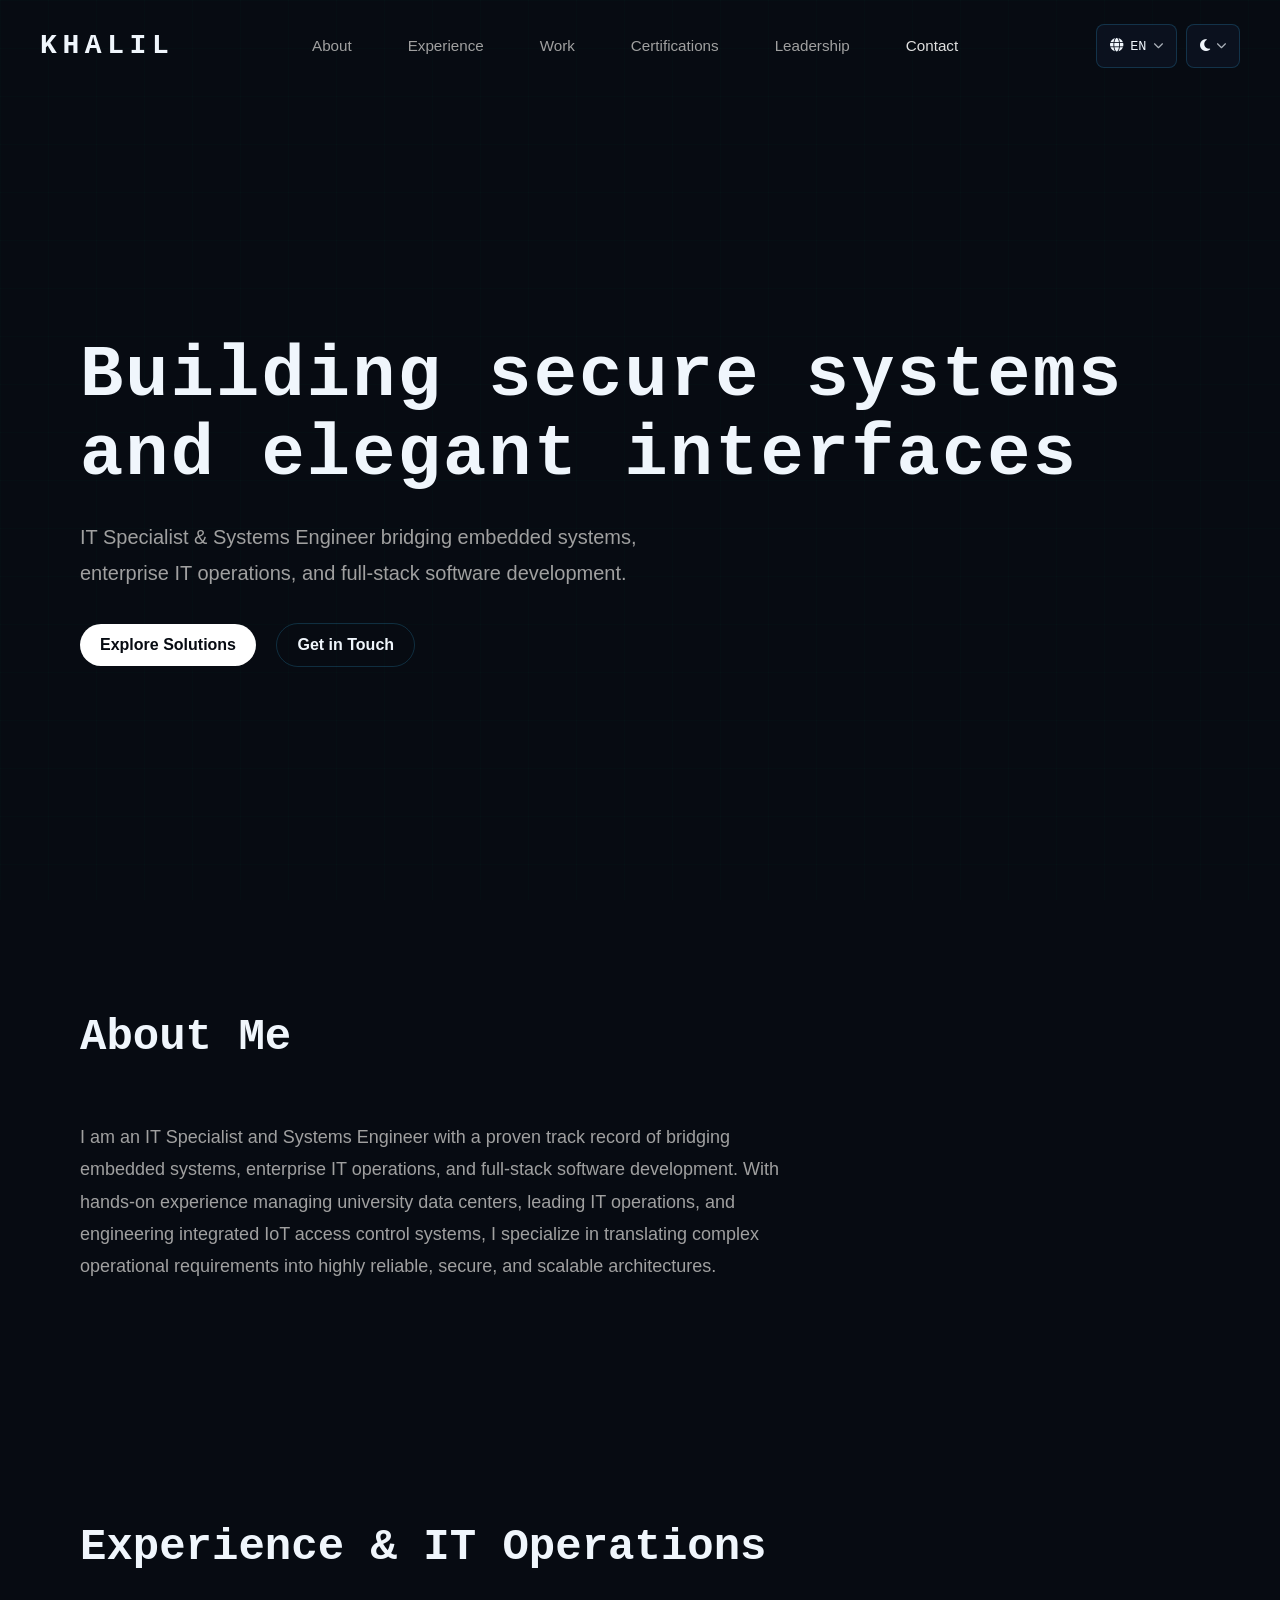
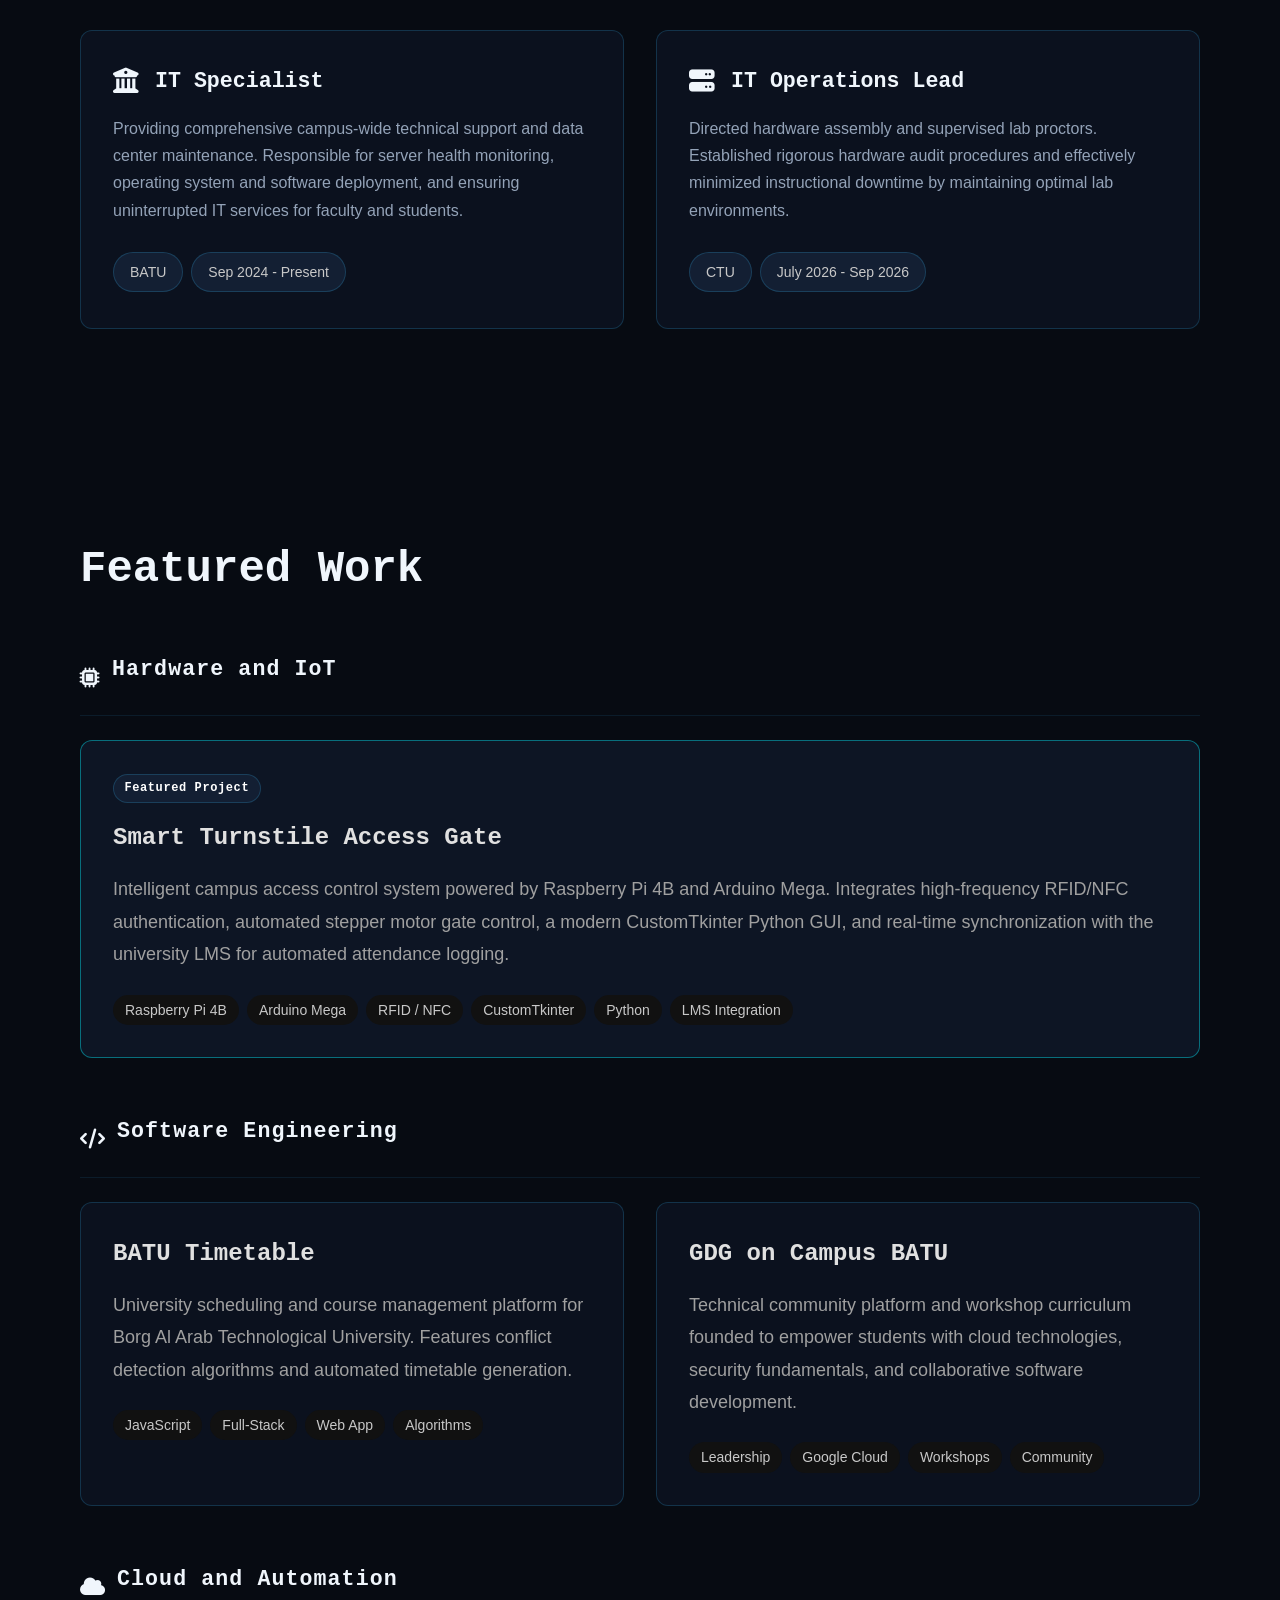
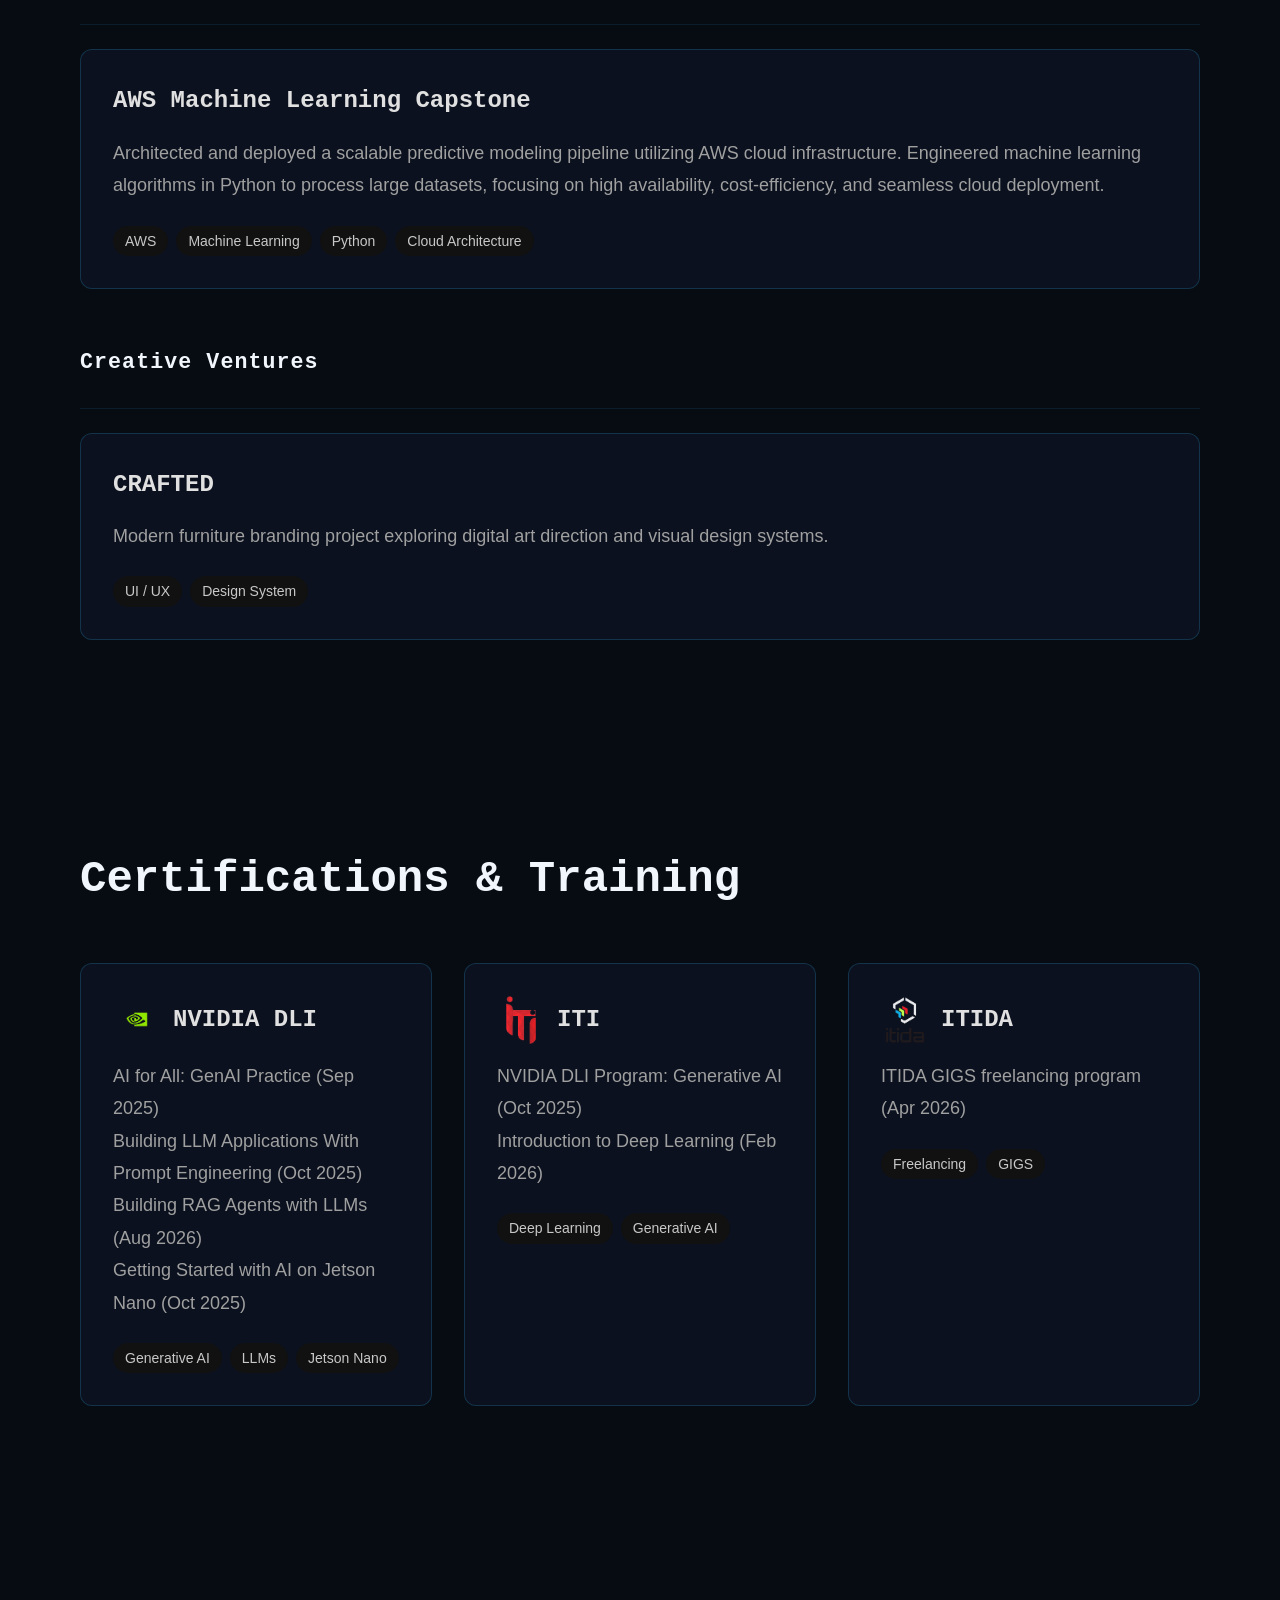
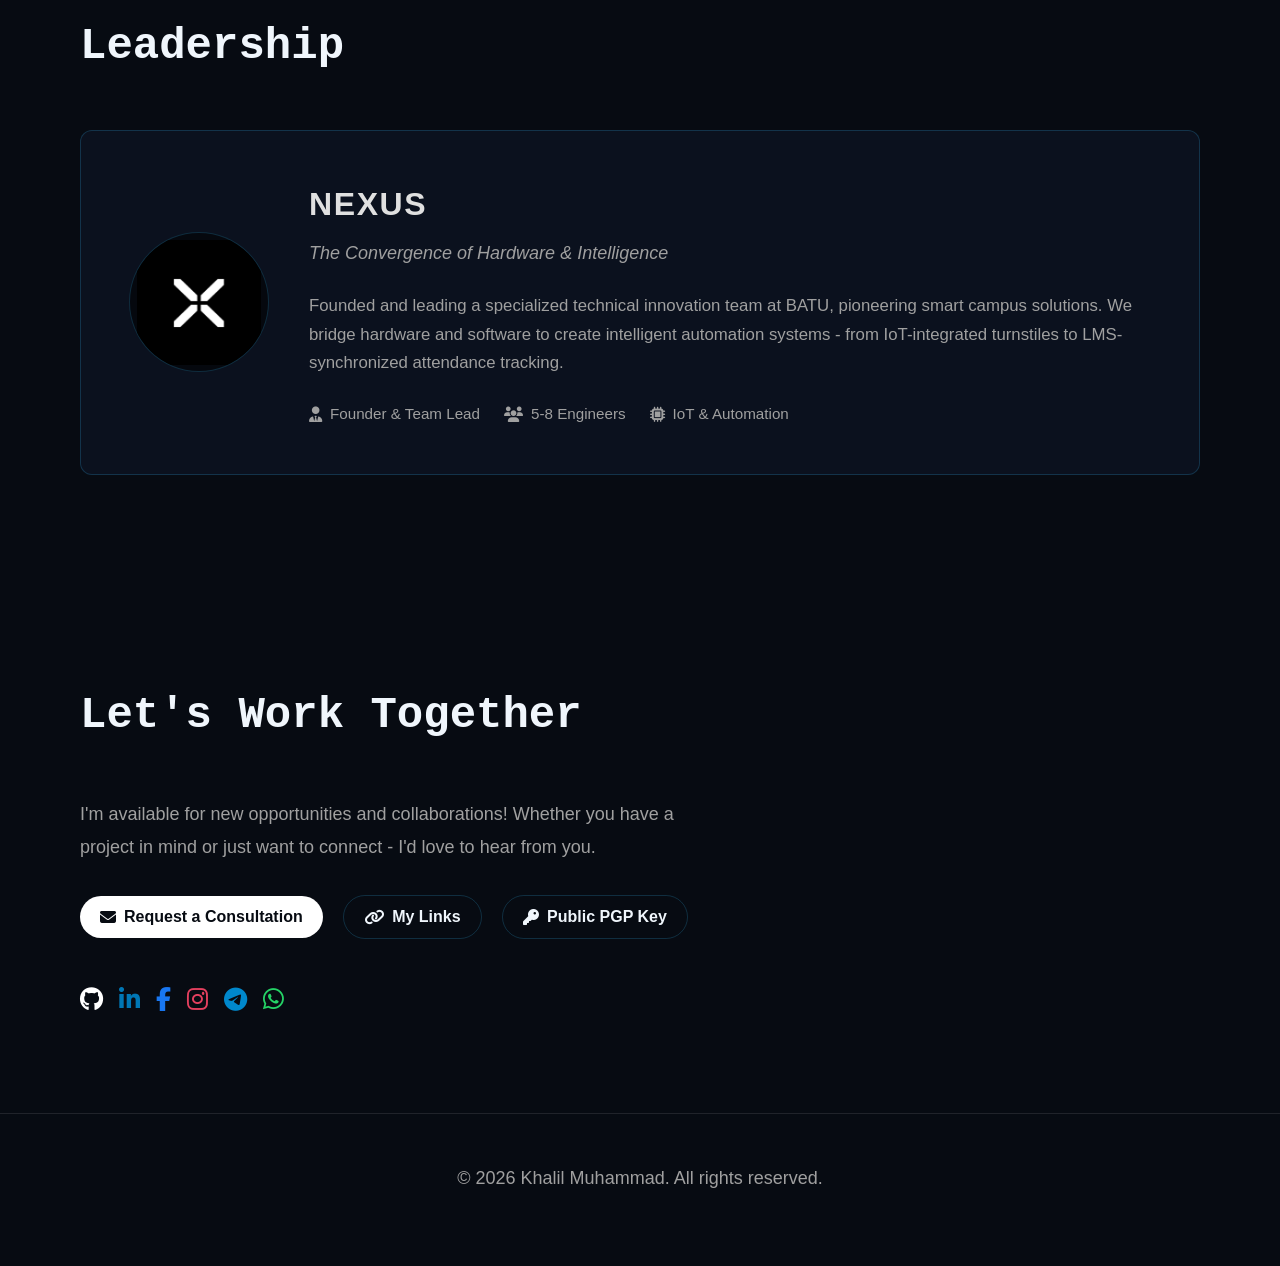
<file: index.html>
<!DOCTYPE html>
<html lang="en" dir="ltr">
<head>
  <meta charset="UTF-8">
  <meta http-equiv="Content-Security-Policy" content="default-src 'self'; script-src 'self' 'unsafe-inline' https://cdnjs.cloudflare.com; style-src 'self' 'unsafe-inline' https://fonts.googleapis.com https://cdnjs.cloudflare.com; font-src 'self' https://fonts.gstatic.com https://cdnjs.cloudflare.com; img-src 'self' data: https:; connect-src 'self';">
  <meta name="viewport" content="width=device-width, initial-scale=1.0">
  <title>Khalil Muhammad - Information Technology Undergraduate & Cybersecurity Specialist</title>
  
  <!-- SEO Meta Tags -->
  <meta name="description" content="Portfolio of Khalil Muhammad | Information Technology Undergraduate & Cybersecurity Specialist based in Alexandria, Egypt. Specializing in system hardening, malware analysis, and full-stack development.">
  <meta name="keywords" content="Khalil Muhammad, Cybersecurity Engineer, Web Development, BATU, NEXUS, Alexandria University, Communications Engineering, Full-Stack Developer, System Hardening">
  <meta name="author" content="Khalil Muhammad">
  
  <!-- Open Graph / Social Media Meta Tags -->
  <meta property="og:type" content="website">
  <meta property="og:url" content="https://khalill2.github.io/Personal-Website/">
  <meta property="og:title" content="Khalil Muhammad - IT Undergraduate & Cybersecurity Specialist">
  <meta property="og:description" content="Portfolio of Khalil Muhammad - IT Undergraduate & Cybersecurity Specialist. Explore projects in embedded systems, web apps, and tech leadership.">
  <meta property="og:image" content="https://khalill2.github.io/Personal-Website/assets/images/NEXUS-X-logo.jpg">
  
  <!-- Twitter Card Meta Tags -->
  <meta name="twitter:card" content="summary_large_image">
  <meta name="twitter:title" content="Khalil Muhammad - IT Undergraduate & Cybersecurity Specialist">
  <meta name="twitter:description" content="Portfolio of Khalil Muhammad - IT Undergraduate & Cybersecurity Specialist. Explore projects in embedded systems, web apps, and tech leadership.">
  <meta name="twitter:image" content="https://khalill2.github.io/Personal-Website/assets/images/NEXUS-X-logo.jpg">
  
  <!-- Favicon -->
  <link rel="icon" type="image/png" href="assets/images/KH-no-wm.png">
  
  <!-- Preconnect for Performance -->
  <link rel="preconnect" href="https://fonts.googleapis.com">
  <link rel="preconnect" href="https://fonts.gstatic.com" crossorigin>
  <link rel="preconnect" href="https://cdnjs.cloudflare.com">
  
  <!-- Google Fonts: Inter, JetBrains Mono, Cairo & IBM Plex Sans Arabic -->
  <link href="https://fonts.googleapis.com/css2?family=Cairo:wght@400;600;700&family=IBM+Plex+Sans+Arabic:wght@400;500;600&family=Inter:wght@300;400;500;600;700&family=JetBrains+Mono:wght@400;500;600;700&display=swap" rel="stylesheet">
  
  <!-- FontAwesome: Non-blocking load with print/onload trick -->
  <link rel="stylesheet" href="https://cdnjs.cloudflare.com/ajax/libs/font-awesome/6.5.1/css/all.min.css" media="print" onload="this.media='all'">
  <noscript><link rel="stylesheet" href="https://cdnjs.cloudflare.com/ajax/libs/font-awesome/6.5.1/css/all.min.css"></noscript>
  
  <!-- Main Stylesheet -->
    <link rel="stylesheet" href="assets/css/main.css?v=4.0">
  
  <!-- Structured Data for SEO -->
  <script type="application/ld+json">
  {
    "@context": "https://schema.org",
    "@type": "Person",
    "name": "Khalil Muhammad",
    "jobTitle": "Information Technology Undergraduate & Cybersecurity Specialist",
    "description": "Portfolio of Khalil Muhammad - Information Technology Undergraduate & Cybersecurity Specialist based in Alexandria, Egypt. Specializing in system hardening, malware analysis, and full-stack development.",
    "url": "https://khalill2.github.io/Personal-Website/",
    "sameAs": [
      "https://github.com/KHALILL2",
      "https://www.linkedin.com/in/khalil-muhammad-ti",
      "https://www.facebook.com/share/14V49oHYk59/",
      "https://instagram.com/khalil_muhammad_154"
    ],
    "knowsAbout": [
      "Cybersecurity",
      "System Hardening",
      "Malware Analysis",
      "Full-Stack Development",
      "IoT Solutions",
      "Embedded Systems"
    ]
  }
  </script>
</head>
<body>
  
  <!-- Primary Navigation -->
  <nav class="navbar" role="navigation" aria-label="Main navigation">
    <div class="navbar-content">
      <a href="index.html" class="logo" aria-label="Khalil - Home">khalil</a>
      <ul class="nav-links">
        <li><a href="#about" data-i18n="nav_about">About</a></li>
        <li><a href="#experience" data-i18n="nav_experience">Experience</a></li>
        <li><a href="#work" data-i18n="nav_work">Work</a></li>
        <li><a href="#certifications" data-i18n="nav_certifications">Certifications</a></li>
        <li><a href="#leadership" data-i18n="nav_leadership">Leadership</a></li>
        <li><a href="#contact" data-i18n="nav_contact">Contact</a></li>
      </ul>
      <div class="nav-controls">
        <!-- Language Dropdown -->
        <div class="dropdown" id="langDropdown">
          <button class="dropdown-toggle lang-toggle" id="langToggle" aria-label="Language selection" aria-haspopup="true" aria-expanded="false" type="button">
            <i class="fas fa-globe" aria-hidden="true"></i>
            <span id="currentLangLabel">EN</span>
            <i class="fas fa-chevron-down dropdown-arrow" aria-hidden="true"></i>
          </button>
          <div class="dropdown-menu" id="langMenu" role="menu" aria-labelledby="langToggle">
            <button class="dropdown-item" data-lang="en" role="menuitem" type="button">
              <span class="item-text">English</span>
            </button>
            <button class="dropdown-item" data-lang="ar" role="menuitem" type="button">
              <span class="item-text">العربية</span>
            </button>
          </div>
        </div>

        <!-- Theme Dropdown -->
        <div class="dropdown" id="themeDropdown">
          <button class="dropdown-toggle theme-toggle" id="themeToggle" aria-label="Theme selection" aria-haspopup="true" aria-expanded="false" type="button">
            <i class="fas fa-moon" id="currentThemeIcon" aria-hidden="true"></i>
            <i class="fas fa-chevron-down dropdown-arrow" aria-hidden="true"></i>
          </button>
          <div class="dropdown-menu" id="themeMenu" role="menu" aria-labelledby="themeToggle">
            <button class="dropdown-item" data-theme-val="dark" role="menuitem" type="button">
              <i class="fas fa-moon" aria-hidden="true"></i>
              <span class="item-text" data-i18n="theme_dark">Dark</span>
            </button>
            <button class="dropdown-item" data-theme-val="light" role="menuitem" type="button">
              <i class="fas fa-sun" aria-hidden="true"></i>
              <span class="item-text" data-i18n="theme_light">Light</span>
            </button>
            <button class="dropdown-item" data-theme-val="system" role="menuitem" type="button">
              <i class="fas fa-desktop" aria-hidden="true"></i>
              <span class="item-text" data-i18n="theme_system">System</span>
            </button>
          </div>
        </div>

        <button class="mobile-menu-toggle" aria-label="Toggle navigation menu" aria-expanded="false" type="button">
          <span class="hamburger-line"></span>
          <span class="hamburger-line"></span>
          <span class="hamburger-line"></span>
        </button>
      </div>
    </div>
  </nav>

  <!-- Mobile Menu -->
  <div class="mobile-menu" id="mobileMenu">
    <ul class="mobile-nav-links">
      <li><a href="#about" class="mobile-nav-link" data-i18n="nav_about">About</a></li>
      <li><a href="#experience" class="mobile-nav-link" data-i18n="nav_experience">Experience</a></li>
      <li><a href="#work" class="mobile-nav-link" data-i18n="nav_work">Work</a></li>
      <li><a href="#certifications" class="mobile-nav-link" data-i18n="nav_certifications">Certifications</a></li>
      <li><a href="#leadership" class="mobile-nav-link" data-i18n="nav_leadership">Leadership</a></li>
      <li><a href="#contact" class="mobile-nav-link" data-i18n="nav_contact">Contact</a></li>
    </ul>

    <!-- Mobile Drawer Controls -->
    <div class="mobile-menu-controls">
      <!-- Mobile Language Dropdown -->
      <div class="dropdown" id="mobileLangDropdown">
        <button class="dropdown-toggle lang-toggle" id="mobileLangToggle" aria-label="Language selection" aria-haspopup="true" aria-expanded="false" type="button">
          <i class="fas fa-globe" aria-hidden="true"></i>
          <span class="currentLangLabel">EN</span>
          <i class="fas fa-chevron-down dropdown-arrow" aria-hidden="true"></i>
        </button>
        <div class="dropdown-menu" id="mobileLangMenu" role="menu" aria-labelledby="mobileLangToggle">
          <button class="dropdown-item" data-lang="en" role="menuitem" type="button">
            <span class="item-text">English</span>
          </button>
          <button class="dropdown-item" data-lang="ar" role="menuitem" type="button">
            <span class="item-text">العربية</span>
          </button>
        </div>
      </div>

      <!-- Mobile Theme Dropdown -->
      <div class="dropdown" id="mobileThemeDropdown">
        <button class="dropdown-toggle theme-toggle" id="mobileThemeToggle" aria-label="Theme selection" aria-haspopup="true" aria-expanded="false" type="button">
          <i class="fas fa-moon currentThemeIcon" aria-hidden="true"></i>
          <i class="fas fa-chevron-down dropdown-arrow" aria-hidden="true"></i>
        </button>
        <div class="dropdown-menu" id="mobileThemeMenu" role="menu" aria-labelledby="mobileThemeToggle">
          <button class="dropdown-item" data-theme-val="dark" role="menuitem" type="button">
            <i class="fas fa-moon" aria-hidden="true"></i>
            <span class="item-text" data-i18n="theme_dark">Dark</span>
          </button>
          <button class="dropdown-item" data-theme-val="light" role="menuitem" type="button">
            <i class="fas fa-sun" aria-hidden="true"></i>
            <span class="item-text" data-i18n="theme_light">Light</span>
          </button>
          <button class="dropdown-item" data-theme-val="system" role="menuitem" type="button">
            <i class="fas fa-desktop" aria-hidden="true"></i>
            <span class="item-text" data-i18n="theme_system">System</span>
          </button>
        </div>
      </div>
    </div>
  </div>

  <!-- Main Content -->
  <main id="main-content">
    
    <!-- Hero Section -->
    <header class="hero">
      <div>
        <h1 data-i18n="hero_title">Building secure systems<br>and elegant interfaces</h1>
        <p data-i18n="hero_subtitle">IT Specialist &amp; Systems Engineer bridging embedded systems, enterprise IT operations, and full-stack software development.</p>
        <a href="#work" class="btn" data-i18n="btn_view_work">Explore Solutions</a>
        <a href="#contact" class="btn btn-secondary" data-i18n="btn_get_in_touch">Get in Touch</a>
      </div>
    </header>

    <!-- About Section -->
    <section id="about" aria-labelledby="about-heading">
      <h2 id="about-heading" data-i18n="about_title">About Me</h2>
      <p class="about-text" data-i18n="about_p1">
        I am an IT Specialist and Systems Engineer with a proven track record of bridging embedded systems, enterprise IT operations, and full-stack software development. With hands-on experience managing university data centers, leading IT operations, and engineering integrated IoT access control systems, I specialize in translating complex operational requirements into highly reliable, secure, and scalable architectures.
      </p>
    </section>

    <!-- Experience & IT Operations Section -->
    <section id="experience" aria-labelledby="experience-heading">
      <h2 id="experience-heading" data-i18n="experience_title">Experience & IT Operations</h2>
      <div class="cyber-grid">
        <div class="cyber-card">
          <div class="cyber-card-header">
            <i class="fas fa-university cyber-icon" aria-hidden="true"></i>
            <h3 data-i18n="exp_batu_role">IT Specialist</h3>
          </div>
          <p data-i18n="exp_batu_desc">
            Providing comprehensive campus-wide technical support and data center maintenance. Responsible for server health monitoring, operating system and software deployment, and ensuring uninterrupted IT services for faculty and students.
          </p>
          <div class="tags">
            <span class="tech-tag">BATU</span>
            <span class="tech-tag">Sep 2024 - Present</span>
          </div>
        </div>

        <div class="cyber-card">
          <div class="cyber-card-header">
            <i class="fas fa-server cyber-icon" aria-hidden="true"></i>
            <h3 data-i18n="exp_ctu_role">IT Operations Lead</h3>
          </div>
          <p data-i18n="exp_ctu_desc">
            Directed hardware assembly and supervised lab proctors. Established rigorous hardware audit procedures and effectively minimized instructional downtime by maintaining optimal lab environments.
          </p>
          <div class="tags">
            <span class="tech-tag">CTU</span>
            <span class="tech-tag">July 2026 - Sep 2026</span>
          </div>
        </div>
      </div>
    </section>

    <!-- Projects Section with 3 Distinct Categories -->
    <section id="work" aria-labelledby="work-heading">
      <h2 id="work-heading" data-i18n="projects_title">Featured Work</h2>
      <div class="projects">

        <!-- Category 1: Hardware and IoT -->
        <div class="project-category">
          <div class="category-header">
            <i class="fas fa-microchip category-icon" aria-hidden="true"></i>
            <h3 class="category-title" data-i18n="cat_hardware_title">Hardware and IoT</h3>
          </div>
          <div class="projects-grid">
            <a href="pages/nexus.html" class="project-card featured-project">
              <div class="card-badge" data-i18n="badge_featured">Featured Project</div>
              <h4 data-i18n="turnstile_title">Smart Turnstile Access Gate</h4>
              <p data-i18n="turnstile_desc">
                Intelligent campus access control system powered by Raspberry Pi 4B and Arduino Mega. Integrates high-frequency RFID/NFC authentication, automated stepper motor gate control, a modern CustomTkinter Python GUI, and real-time synchronization with the university LMS for automated attendance logging.
              </p>
              <div class="tags">
                <span class="tag">Raspberry Pi 4B</span>
                <span class="tag">Arduino Mega</span>
                <span class="tag">RFID / NFC</span>
                <span class="tag">CustomTkinter</span>
                <span class="tag">Python</span>
                <span class="tag">LMS Integration</span>
              </div>
            </a>
          </div>
        </div>

        <!-- Category 2: Software Engineering -->
        <div class="project-category">
          <div class="category-header">
            <i class="fas fa-code category-icon" aria-hidden="true"></i>
            <h3 class="category-title" data-i18n="cat_software_title">Software Engineering</h3>
          </div>
          <div class="projects-grid">
            <a href="pages/batu-timetable.html" class="project-card">
              <h4 data-i18n="batu_title">BATU Timetable</h4>
              <p data-i18n="batu_desc">
                University scheduling and course management platform for Borg Al Arab Technological University. Features conflict detection algorithms and automated timetable generation.
              </p>
              <div class="tags">
                <span class="tag">JavaScript</span>
                <span class="tag">Full-Stack</span>
                <span class="tag">Web App</span>
                <span class="tag">Algorithms</span>
              </div>
            </a>
            
            <a href="pages/gdg-campus.html" class="project-card">
              <h4 data-i18n="gdg_title">GDG on Campus BATU</h4>
              <p data-i18n="gdg_desc">
                Technical community platform and workshop curriculum founded to equip students with cloud technologies, security fundamentals, and collaborative software development.
              </p>
              <div class="tags">
                <span class="tag">Leadership</span>
                <span class="tag">Google Cloud</span>
                <span class="tag">Workshops</span>
                <span class="tag">Community</span>
              </div>
            </a>
          </div>
        </div>

        <!-- Category 3: Cloud and Automation -->
        <div class="project-category">
          <div class="category-header">
            <i class="fas fa-cloud category-icon" aria-hidden="true"></i>
            <h3 class="category-title" data-i18n="cat_cloud_title">Cloud and Automation</h3>
          </div>
          <div class="projects-grid">
            <a href="#" class="project-card">
              <h4 data-i18n="aws_ml_title">AWS Machine Learning Capstone</h4>
              <p data-i18n="aws_ml_desc">
                Architected and deployed a scalable predictive modeling pipeline utilizing AWS cloud infrastructure. Engineered machine learning algorithms in Python to process large datasets, focusing on high availability, cost-efficiency, and seamless cloud deployment.
              </p>
              <div class="tags">
                <span class="tag">AWS</span>
                <span class="tag">Machine Learning</span>
                <span class="tag">Python</span>
                <span class="tag">Cloud Architecture</span>
              </div>
            </a>
          </div>
        </div>

        <!-- Category 4: Creative Ventures -->
        <div class="project-category creative-ventures">
          <div class="category-header">
            <h3 class="category-title" data-i18n="cat_creative_title">Creative Ventures</h3>
          </div>
          <div class="projects-grid">
            <a href="pages/crafted.html" class="project-card">
              <h4 data-i18n="crafted_title">CRAFTED</h4>
              <p data-i18n="crafted_desc">
                Modern furniture branding project exploring digital art direction and visual design systems.
              </p>
              <div class="tags">
                <span class="tag">UI / UX</span>
                <span class="tag">Design System</span>
              </div>
            </a>
          </div>
        </div>

      </div>
    </section>

    <!-- Certifications Section -->
    <section id="certifications" aria-labelledby="certifications-heading">
      <h2 id="certifications-heading" data-i18n="certifications_title">Certifications & Training</h2>
      
      <div class="projects-grid">
        <a href="#" class="project-card">
          <h4>
            <img src="assets/images/Nvidia_logo%201by1%20no-bg.png" alt="NVIDIA Logo" class="cert-logo"> 
            <span data-i18n="cert_nvidia_title">NVIDIA DLI</span>
          </h4>
          <p data-i18n="cert_nvidia_desc">
            AI for All: GenAI Practice (Sep 2025)<br>Building LLM Applications With Prompt Engineering (Oct 2025)<br>Building RAG Agents with LLMs (Aug 2026)<br>Getting Started with AI on Jetson Nano (Oct 2025)
          </p>
          <div class="tags">
            <span class="tag">Generative AI</span>
            <span class="tag">LLMs</span>
            <span class="tag">Jetson Nano</span>
          </div>
        </a>

        <a href="#" class="project-card">
          <h4>
            <img src="assets/images/ITI_logo%20no-bg.png" alt="ITI Logo" class="cert-logo"> 
            <span data-i18n="cert_iti_title">ITI</span>
          </h4>
          <p data-i18n="cert_iti_desc">
            NVIDIA DLI Program: Generative AI (Oct 2025)<br>Introduction to Deep Learning (Feb 2026)
          </p>
          <div class="tags">
            <span class="tag">Deep Learning</span>
            <span class="tag">Generative AI</span>
          </div>
        </a>

        <a href="#" class="project-card">
          <h4>
            <img src="assets/images/ITIDA_logo%20no-bg.png" alt="ITIDA Logo" class="cert-logo"> 
            <span data-i18n="cert_itida_title">ITIDA</span>
          </h4>
          <p data-i18n="cert_itida_desc">
            ITIDA GIGS freelancing program (Apr 2026)
          </p>
          <div class="tags">
            <span class="tag">Freelancing</span>
            <span class="tag">GIGS</span>
          </div>
        </a>
      </div>
    </section>

    <section id="leadership" aria-labelledby="leadership-heading">
      <h2 id="leadership-heading" data-i18n="leadership_title">Leadership</h2>
      <a href="pages/nexus.html" class="leadership-feature">
        <div class="leadership-content">
          <div class="leadership-logo">
            <img src="assets/images/NEXUS-X-logo.jpg" alt="NEXUS Logo" loading="lazy">
          </div>
          <div class="leadership-info">
            <h3>NEXUS</h3>
            <p class="subtitle" data-i18n="leadership_nexus_subtitle">The Convergence of Hardware & Intelligence</p>
            <p data-i18n="leadership_nexus_desc">
              Founded and leading a specialized technical innovation team at BATU, pioneering smart campus solutions. We bridge hardware and software to create intelligent automation systems - from IoT-integrated turnstiles to LMS-synchronized attendance tracking.
            </p>
            <div class="leadership-meta">
              <div class="leadership-meta-item">
                <i class="fas fa-user-tie" aria-hidden="true"></i>
                <span data-i18n="leadership_role">Founder & Team Lead</span>
              </div>
              <div class="leadership-meta-item">
                <i class="fas fa-users" aria-hidden="true"></i>
                <span data-i18n="leadership_team_size">5-8 Engineers</span>
              </div>
              <div class="leadership-meta-item">
                <i class="fas fa-microchip" aria-hidden="true"></i>
                <span data-i18n="leadership_domain">IoT & Automation</span>
              </div>
            </div>
          </div>
        </div>
      </a>
    </section>

    <!-- Contact Section -->
    <section id="contact" aria-labelledby="contact-heading">
      <h2 id="contact-heading" data-i18n="contact_title">Let's Work Together</h2>
      <p class="contact-text" data-i18n="contact_desc">
        I'm available for new opportunities and collaborations! Whether you have a project in mind or just want to connect - I'd love to hear from you.
      </p>
      
      <a href="mailto:khalil.business.50@gmail.com" class="btn"><i class="fas fa-envelope" aria-hidden="true"></i> <span data-i18n="btn_send_email">Request a Consultation</span></a>
      <a href="pages/links.html" class="btn btn-secondary"><i class="fas fa-link" aria-hidden="true"></i> <span data-i18n="btn_my_links">My Links</span></a>
      <a href="pgp.txt" target="_blank" rel="noopener noreferrer" class="btn btn-secondary"><i class="fas fa-key" aria-hidden="true"></i> <span data-i18n="btn_pgp_key">Public PGP Key</span></a>
      
      <div class="social-links">
        <a href="https://github.com/KHALILL2" target="_blank" rel="noopener noreferrer" class="social-link" aria-label="GitHub"><i class="fab fa-github" aria-hidden="true"></i></a>
        <a href="https://www.linkedin.com/in/khalil-muhammad-ti" target="_blank" rel="noopener noreferrer" class="social-link" aria-label="LinkedIn"><i class="fab fa-linkedin-in" aria-hidden="true"></i></a>
        <a href="https://www.facebook.com/share/14V49oHYk59/" target="_blank" rel="noopener noreferrer" class="social-link" aria-label="Facebook"><i class="fab fa-facebook-f" aria-hidden="true"></i></a>
        <a href="https://instagram.com/khalil_muhammad_154" target="_blank" rel="noopener noreferrer" class="social-link" aria-label="Instagram"><i class="fab fa-instagram" aria-hidden="true"></i></a>
        <a href="https://t.me/khalil_muhammad_154" target="_blank" rel="noopener noreferrer" class="social-link" aria-label="Telegram"><i class="fab fa-telegram" aria-hidden="true"></i></a>
        <a href="https://api.whatsapp.com/send?phone=201015163499" target="_blank" rel="noopener noreferrer" class="social-link" aria-label="WhatsApp"><i class="fab fa-whatsapp" aria-hidden="true"></i></a>
      </div>
    </section>

  </main>

  <!-- Site Footer -->
  <footer role="contentinfo">
    <p data-i18n="footer_rights">&copy; 2026 Khalil Muhammad. All rights reserved.</p>
  </footer>

  <!-- JavaScript -->
  <script src="js/script.js?v=2.0"></script>

</body>
</html>
</file>
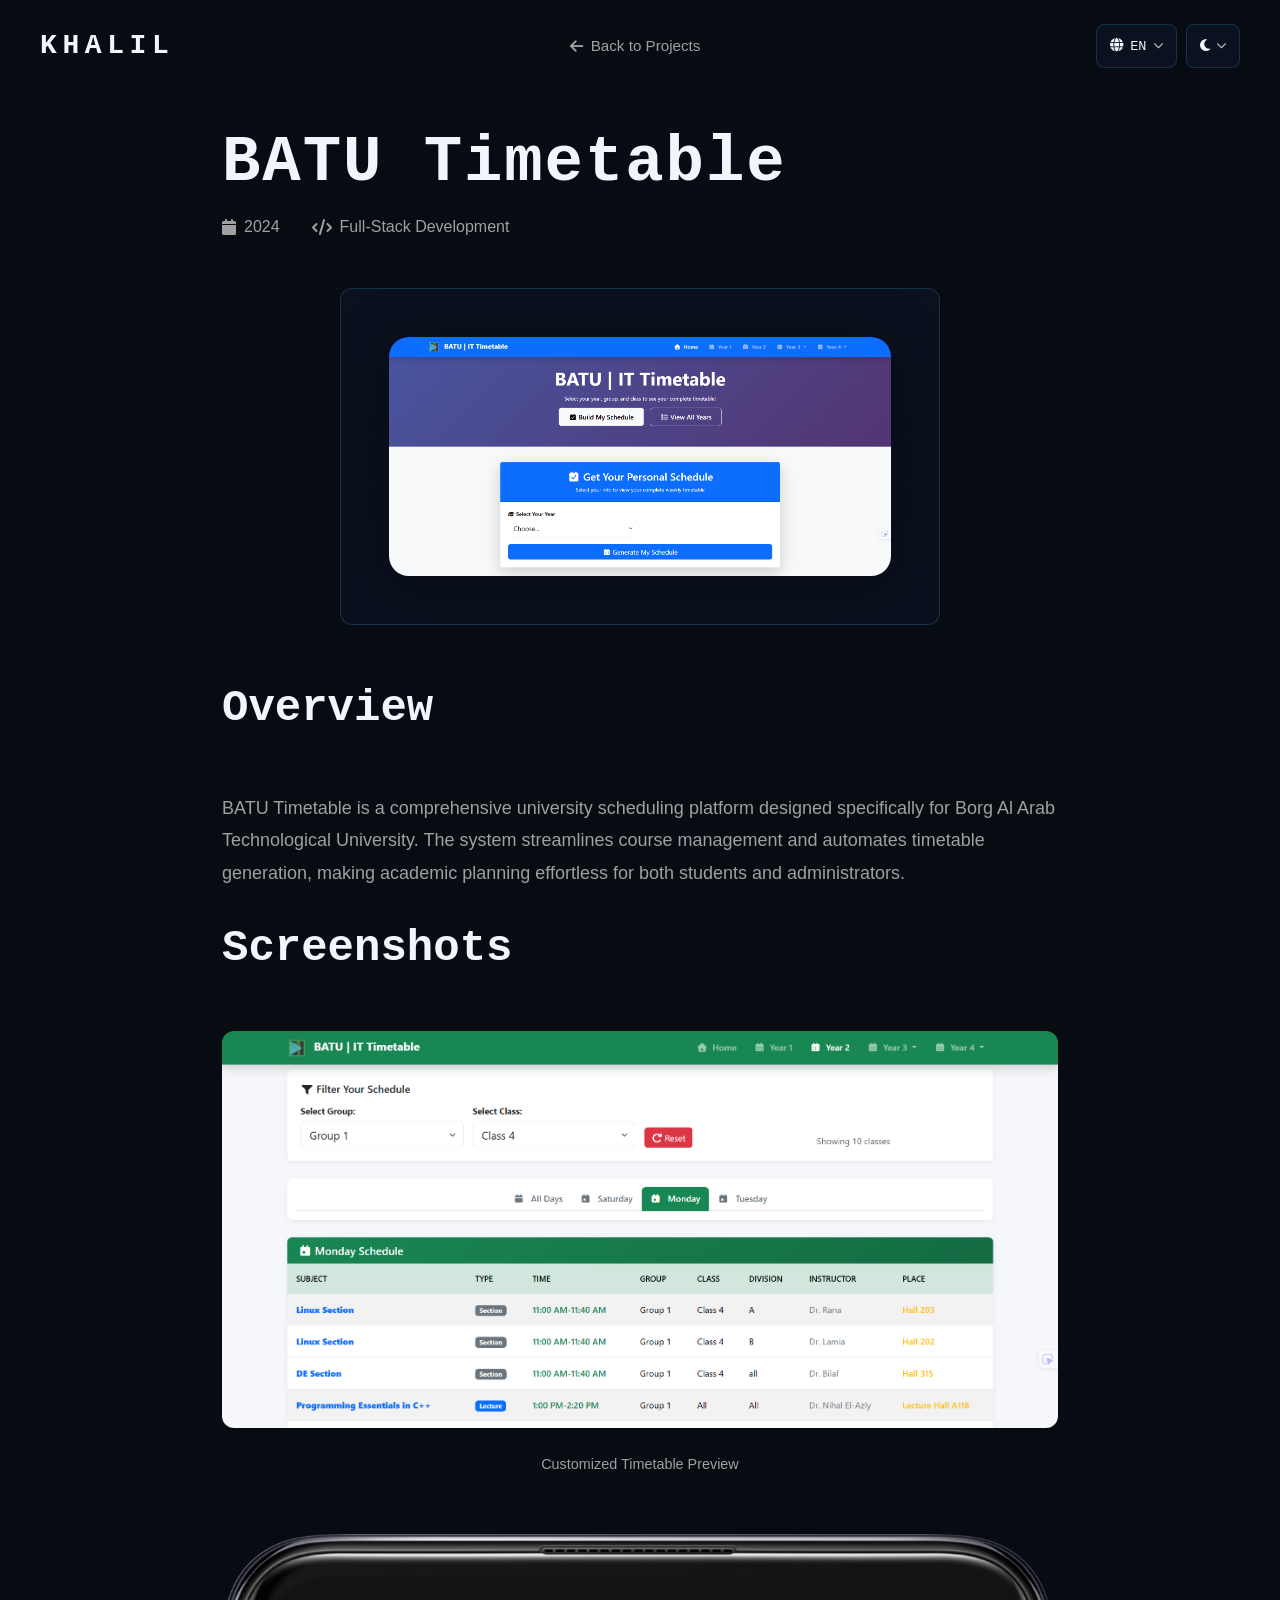
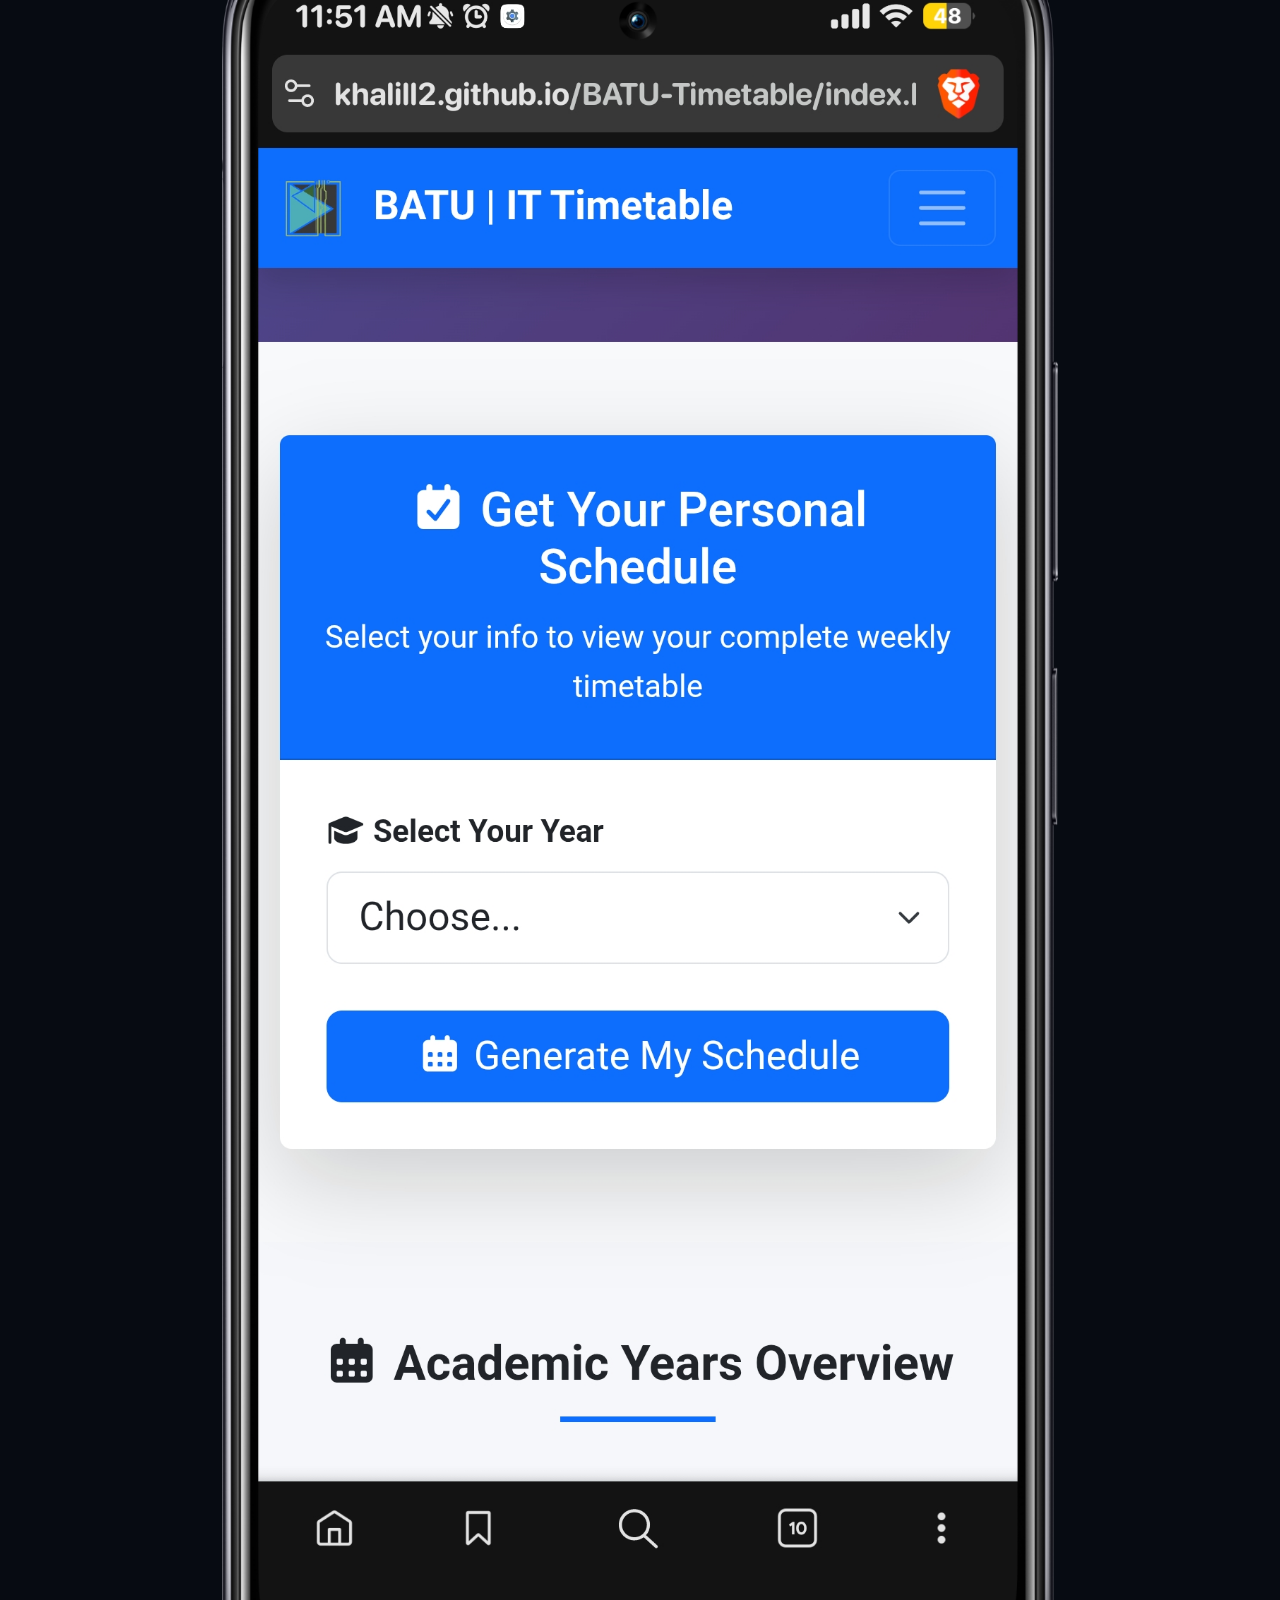
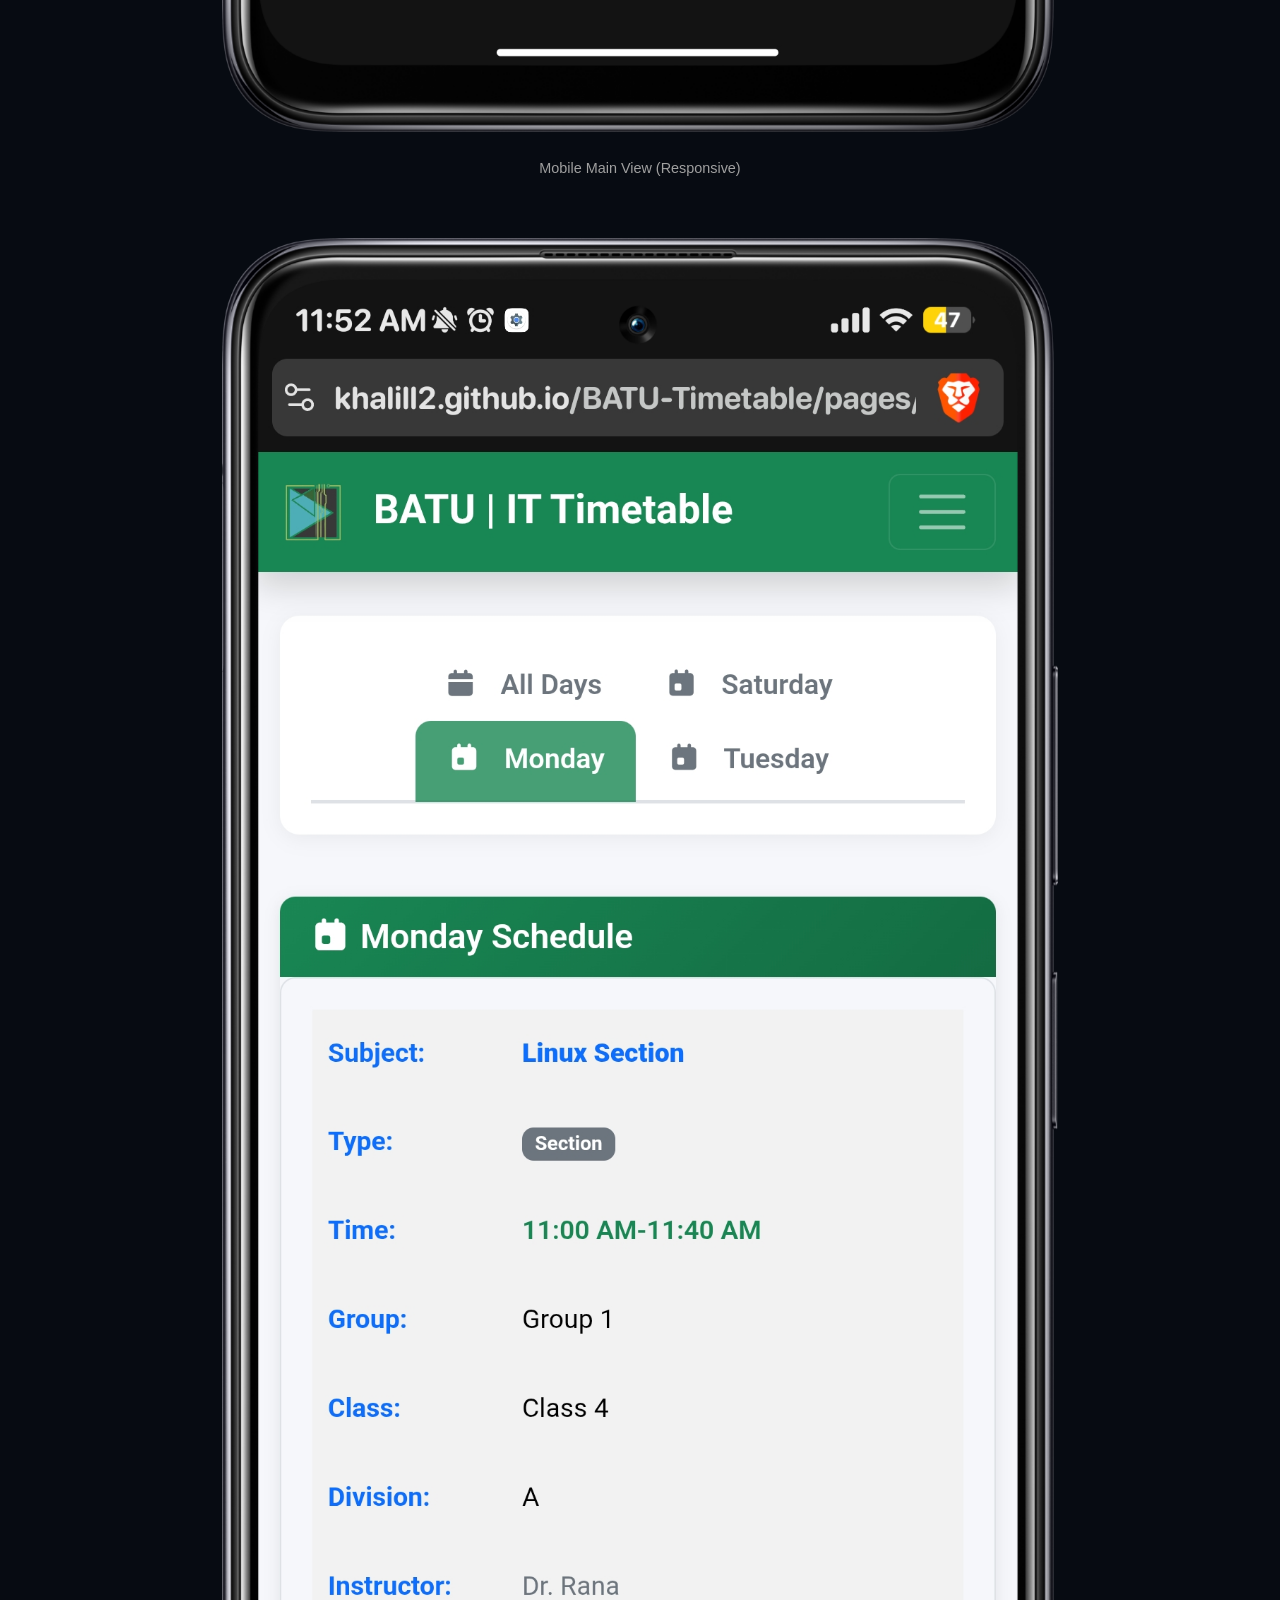
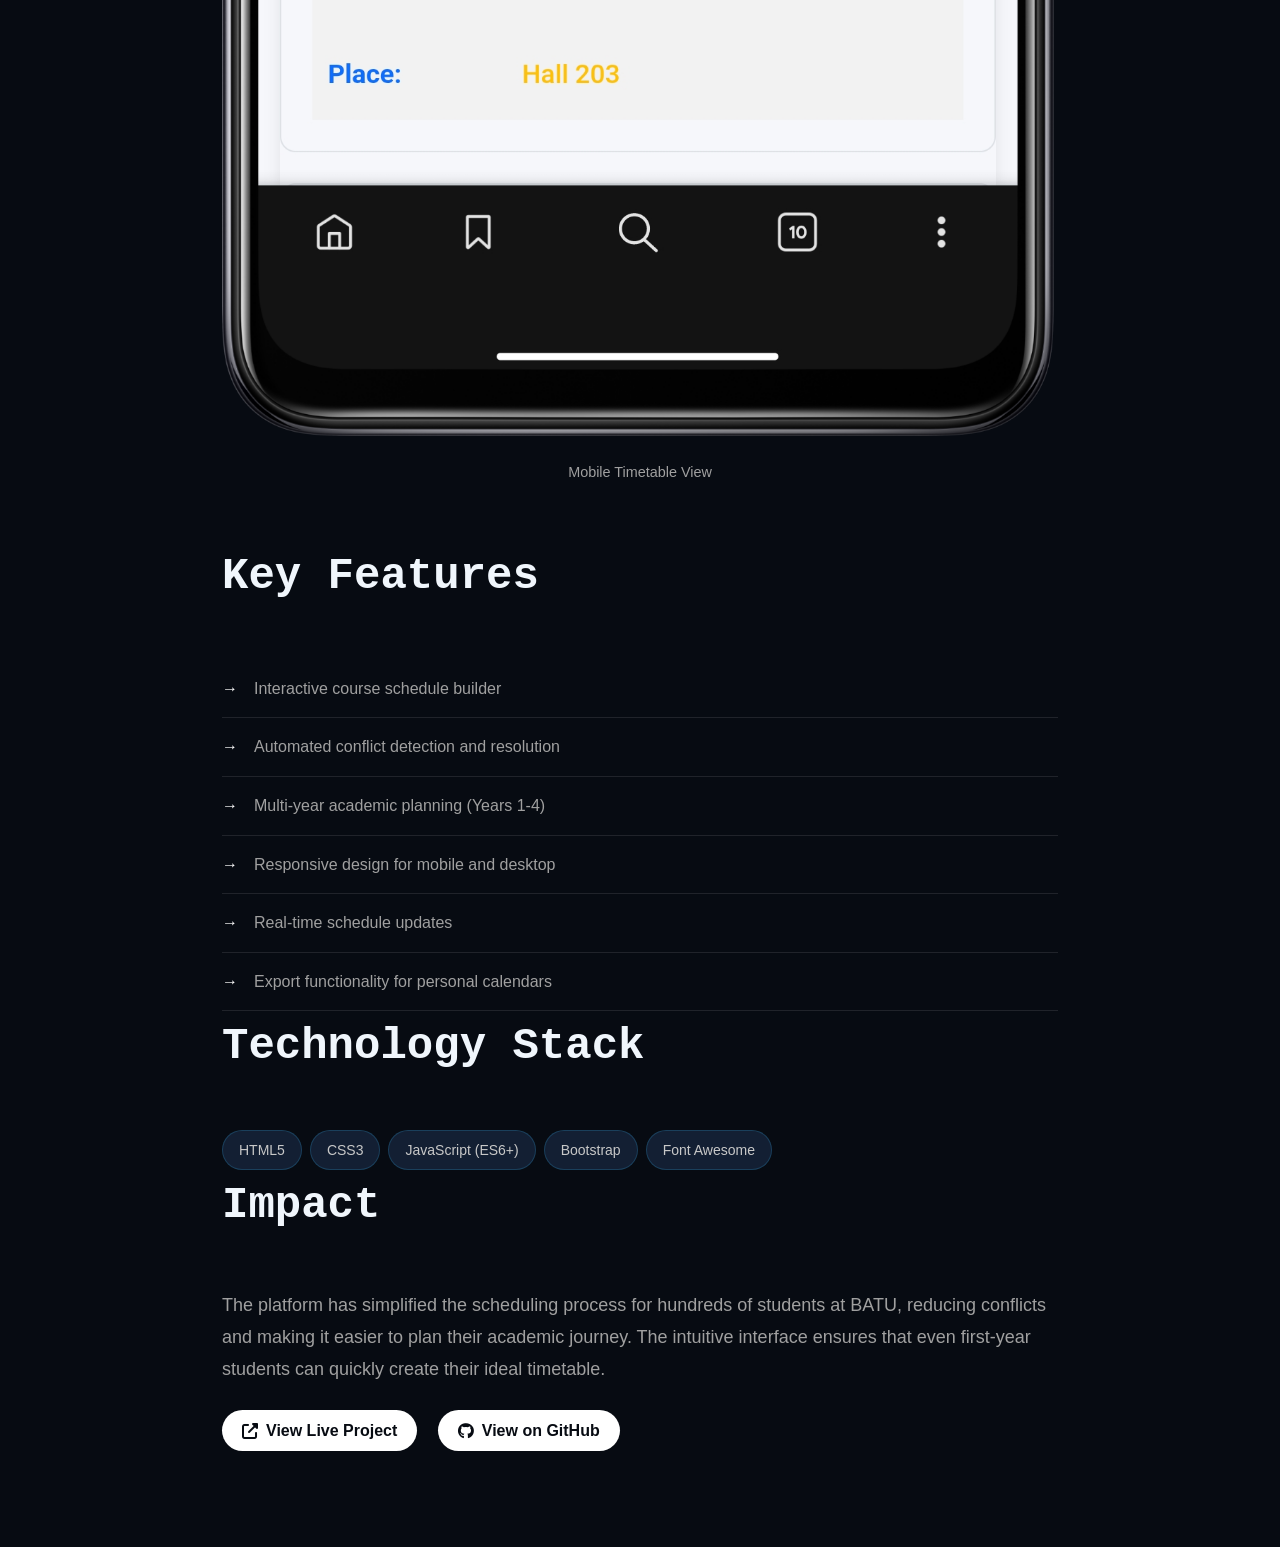
<file: pages/batu-timetable.html>
<!DOCTYPE html>
<html lang="en" dir="ltr">
<head>
    <meta charset="UTF-8">
    <meta http-equiv="Content-Security-Policy" content="default-src 'self'; script-src 'self' 'unsafe-inline' https://cdnjs.cloudflare.com; style-src 'self' 'unsafe-inline' https://fonts.googleapis.com https://cdnjs.cloudflare.com; font-src 'self' https://fonts.gstatic.com https://cdnjs.cloudflare.com; img-src 'self' data: https:; connect-src 'self';">
    <meta name="viewport" content="width=device-width, initial-scale=1.0">
    <title>BATU Timetable - Khalil</title>
    
    <!-- SEO Meta Tags -->
    <meta name="description" content="BATU Timetable - University scheduling platform for Borg Al Arab Technological University with automated timetable generation and conflict detection.">
    <meta property="og:title" content="BATU Timetable - University Scheduling Platform">
    <meta property="og:description" content="Complete course management and automated timetable generation system built by Khalil Muhammad.">
    <meta property="og:image" content="https://khalill2.github.io/Personal-Website/assets/images/BATU-Timetable-main.png">
    
    <!-- Google Fonts: Inter & JetBrains Mono -->
    <link rel="preconnect" href="https://fonts.googleapis.com">
    <link rel="preconnect" href="https://fonts.gstatic.com" crossorigin>
    <link href="https://fonts.googleapis.com/css2?family=Inter:wght@300;400;500;600;700&family=JetBrains+Mono:wght@400;500;600;700&display=swap" rel="stylesheet">
    
    <!-- FontAwesome: Non-blocking load with print/onload trick -->
    <link rel="stylesheet" href="https://cdnjs.cloudflare.com/ajax/libs/font-awesome/6.5.1/css/all.min.css" media="print" onload="this.media='all'">
    <noscript><link rel="stylesheet" href="https://cdnjs.cloudflare.com/ajax/libs/font-awesome/6.5.1/css/all.min.css"></noscript>
    
    <!-- Favicon -->
    <link rel="icon" type="image/png" href="../assets/images/BATU_logo.png">
    
  <!-- Main Stylesheet -->
  <link rel="stylesheet" href="../assets/css/main.css?v=4.0">
</head>
<body>
    
    <!-- Navigation -->
    <nav class="navbar">
        <div class="navbar-content has-back-link">
            <a href="../index.html" class="logo">khalil</a>
            <a href="../index.html#work" class="back-link"><i class="fas fa-arrow-left"></i> <span data-i18n="back_to_projects">Back to Projects</span></a>
            <div class="nav-controls">
                <!-- Language Dropdown -->
                <div class="dropdown" id="langDropdown">
                    <button class="dropdown-toggle lang-toggle" id="langToggle" aria-label="Language selection" aria-haspopup="true" aria-expanded="false" type="button">
                        <i class="fas fa-globe" aria-hidden="true"></i>
                        <span id="currentLangLabel">EN</span>
                        <i class="fas fa-chevron-down dropdown-arrow" aria-hidden="true"></i>
                    </button>
                    <div class="dropdown-menu" id="langMenu" role="menu" aria-labelledby="langToggle">
                        <button class="dropdown-item" data-lang="en" role="menuitem" type="button">
                            <span class="item-text">English</span>
                        </button>
                        <button class="dropdown-item" data-lang="ar" role="menuitem" type="button">
                            <span class="item-text">العربية</span>
                        </button>
                    </div>
                </div>

                <!-- Theme Dropdown -->
                <div class="dropdown" id="themeDropdown">
                    <button class="dropdown-toggle theme-toggle" id="themeToggle" aria-label="Theme selection" aria-haspopup="true" aria-expanded="false" type="button">
                        <i class="fas fa-moon" id="currentThemeIcon" aria-hidden="true"></i>
                        <i class="fas fa-chevron-down dropdown-arrow" aria-hidden="true"></i>
                    </button>
                    <div class="dropdown-menu" id="themeMenu" role="menu" aria-labelledby="themeToggle">
                        <button class="dropdown-item" data-theme-val="dark" role="menuitem" type="button">
                            <i class="fas fa-moon" aria-hidden="true"></i>
                            <span class="item-text" data-i18n="theme_dark">Dark</span>
                        </button>
                        <button class="dropdown-item" data-theme-val="light" role="menuitem" type="button">
                            <i class="fas fa-sun" aria-hidden="true"></i>
                            <span class="item-text" data-i18n="theme_light">Light</span>
                        </button>
                        <button class="dropdown-item" data-theme-val="system" role="menuitem" type="button">
                            <i class="fas fa-desktop" aria-hidden="true"></i>
                            <span class="item-text" data-i18n="theme_system">System</span>
                        </button>
                    </div>
                </div>

                <button class="mobile-menu-toggle" aria-label="Toggle navigation menu" aria-expanded="false" type="button">
                    <span class="hamburger-line"></span>
                    <span class="hamburger-line"></span>
                    <span class="hamburger-line"></span>
                </button>
            </div>
        </div>
    </nav>

    <!-- Mobile Menu -->
    <div class="mobile-menu" id="mobileMenu">
        <ul class="mobile-nav-links">
            <li><a href="../index.html#work" class="mobile-nav-link"><i class="fas fa-arrow-left"></i> <span data-i18n="back_to_projects">Back to Projects</span></a></li>
        </ul>

        <!-- Mobile Drawer Controls -->
        <div class="mobile-menu-controls">
            <!-- Mobile Language Dropdown -->
            <div class="dropdown" id="mobileLangDropdown">
                <button class="dropdown-toggle lang-toggle" id="mobileLangToggle" aria-label="Language selection" aria-haspopup="true" aria-expanded="false" type="button">
                    <i class="fas fa-globe" aria-hidden="true"></i>
                    <span class="currentLangLabel">EN</span>
                    <i class="fas fa-chevron-down dropdown-arrow" aria-hidden="true"></i>
                </button>
                <div class="dropdown-menu" id="mobileLangMenu" role="menu" aria-labelledby="mobileLangToggle">
                    <button class="dropdown-item" data-lang="en" role="menuitem" type="button">
                        <span class="item-text">English</span>
                    </button>
                    <button class="dropdown-item" data-lang="ar" role="menuitem" type="button">
                        <span class="item-text">العربية</span>
                    </button>
                </div>
            </div>

            <!-- Mobile Theme Dropdown -->
            <div class="dropdown" id="mobileThemeDropdown">
                <button class="dropdown-toggle theme-toggle" id="mobileThemeToggle" aria-label="Theme selection" aria-haspopup="true" aria-expanded="false" type="button">
                    <i class="fas fa-moon currentThemeIcon" aria-hidden="true"></i>
                    <i class="fas fa-chevron-down dropdown-arrow" aria-hidden="true"></i>
                </button>
                <div class="dropdown-menu" id="mobileThemeMenu" role="menu" aria-labelledby="mobileThemeToggle">
                    <button class="dropdown-item" data-theme-val="dark" role="menuitem" type="button">
                        <i class="fas fa-moon" aria-hidden="true"></i>
                        <span class="item-text" data-i18n="theme_dark">Dark</span>
                    </button>
                    <button class="dropdown-item" data-theme-val="light" role="menuitem" type="button">
                        <i class="fas fa-sun" aria-hidden="true"></i>
                        <span class="item-text" data-i18n="theme_light">Light</span>
                    </button>
                    <button class="dropdown-item" data-theme-val="system" role="menuitem" type="button">
                        <i class="fas fa-desktop" aria-hidden="true"></i>
                        <span class="item-text" data-i18n="theme_system">System</span>
                    </button>
                </div>
            </div>
        </div>
    </div>

    <!-- Project Detail -->
    <div class="project-detail" id="main-content">
        <div class="project-header">
            <h1>BATU Timetable</h1>
            <div class="project-meta">
                <div class="meta-item">
                    <i class="fas fa-calendar"></i>
                    <span>2024</span>
                </div>
                <div class="meta-item">
                    <i class="fas fa-code"></i>
                    <span>Full-Stack Development</span>
                </div>
            </div>
        </div>
        
    <div class="project-image">
      <img src="../assets/images/BATU-Timetable-main.png" alt="BATU Timetable Main Page" loading="lazy" decoding="async">
    </div>
        
        <h2>Overview</h2>
        <p>
            BATU Timetable is a comprehensive university scheduling platform designed specifically for Borg Al Arab Technological University. The system streamlines course management and automates timetable generation, making academic planning effortless for both students and administrators.
        </p>
        
        <h2>Screenshots</h2>
        <div class="screenshot-gallery">
      <div class="screenshot-item">
        <img src="../assets/images/BATU-Timetable-preview.png" alt="Customized Timetable View" loading="lazy" decoding="async">
        <p class="screenshot-caption">Customized Timetable Preview</p>
      </div>
        </div>
        
        <div class="screenshot-gallery">
      <div class="screenshot-item">
        <img src="../assets/images/BATU-Timetable-main-mobile.png" alt="Mobile Main View" loading="lazy" decoding="async">
        <p class="screenshot-caption">Mobile Main View (Responsive)</p>
      </div>
      <div class="screenshot-item">
        <img src="../assets/images/BATU-Timetable-preview-mobile.png" alt="Mobile Timetable View" loading="lazy" decoding="async">
        <p class="screenshot-caption">Mobile Timetable View</p>
      </div>
        </div>
        
        <h2>Key Features</h2>
        <ul class="features">
            <li>Interactive course schedule builder</li>
            <li>Automated conflict detection and resolution</li>
            <li>Multi-year academic planning (Years 1-4)</li>
            <li>Responsive design for mobile and desktop</li>
            <li>Real-time schedule updates</li>
            <li>Export functionality for personal calendars</li>
        </ul>
        
        <h2>Technology Stack</h2>
        <div class="tech-stack">
            <span class="tech-tag">HTML5</span>
            <span class="tech-tag">CSS3</span>
            <span class="tech-tag">JavaScript (ES6+)</span>
            <span class="tech-tag">Bootstrap</span>
            <span class="tech-tag">Font Awesome</span>
        </div>
        
        <h2>Impact</h2>
        <p>
            The platform has simplified the scheduling process for hundreds of students at BATU, reducing conflicts and making it easier to plan their academic journey. The intuitive interface ensures that even first-year students can quickly create their ideal timetable.
        </p>
        
        <a href="https://khalill2.github.io/BATU-Timetable/" target="_blank" rel="noopener noreferrer" class="btn">
            <i class="fas fa-external-link-alt"></i> View Live Project
        </a>
        
        <a href="https://github.com/KHALILL2/BATU-Timetable" target="_blank" rel="noopener noreferrer" class="btn">
            <i class="fab fa-github"></i> View on GitHub
        </a>
    </div>

  <!-- JavaScript -->
  <script src="../js/script.js"></script>

</body>
</html>
</file>
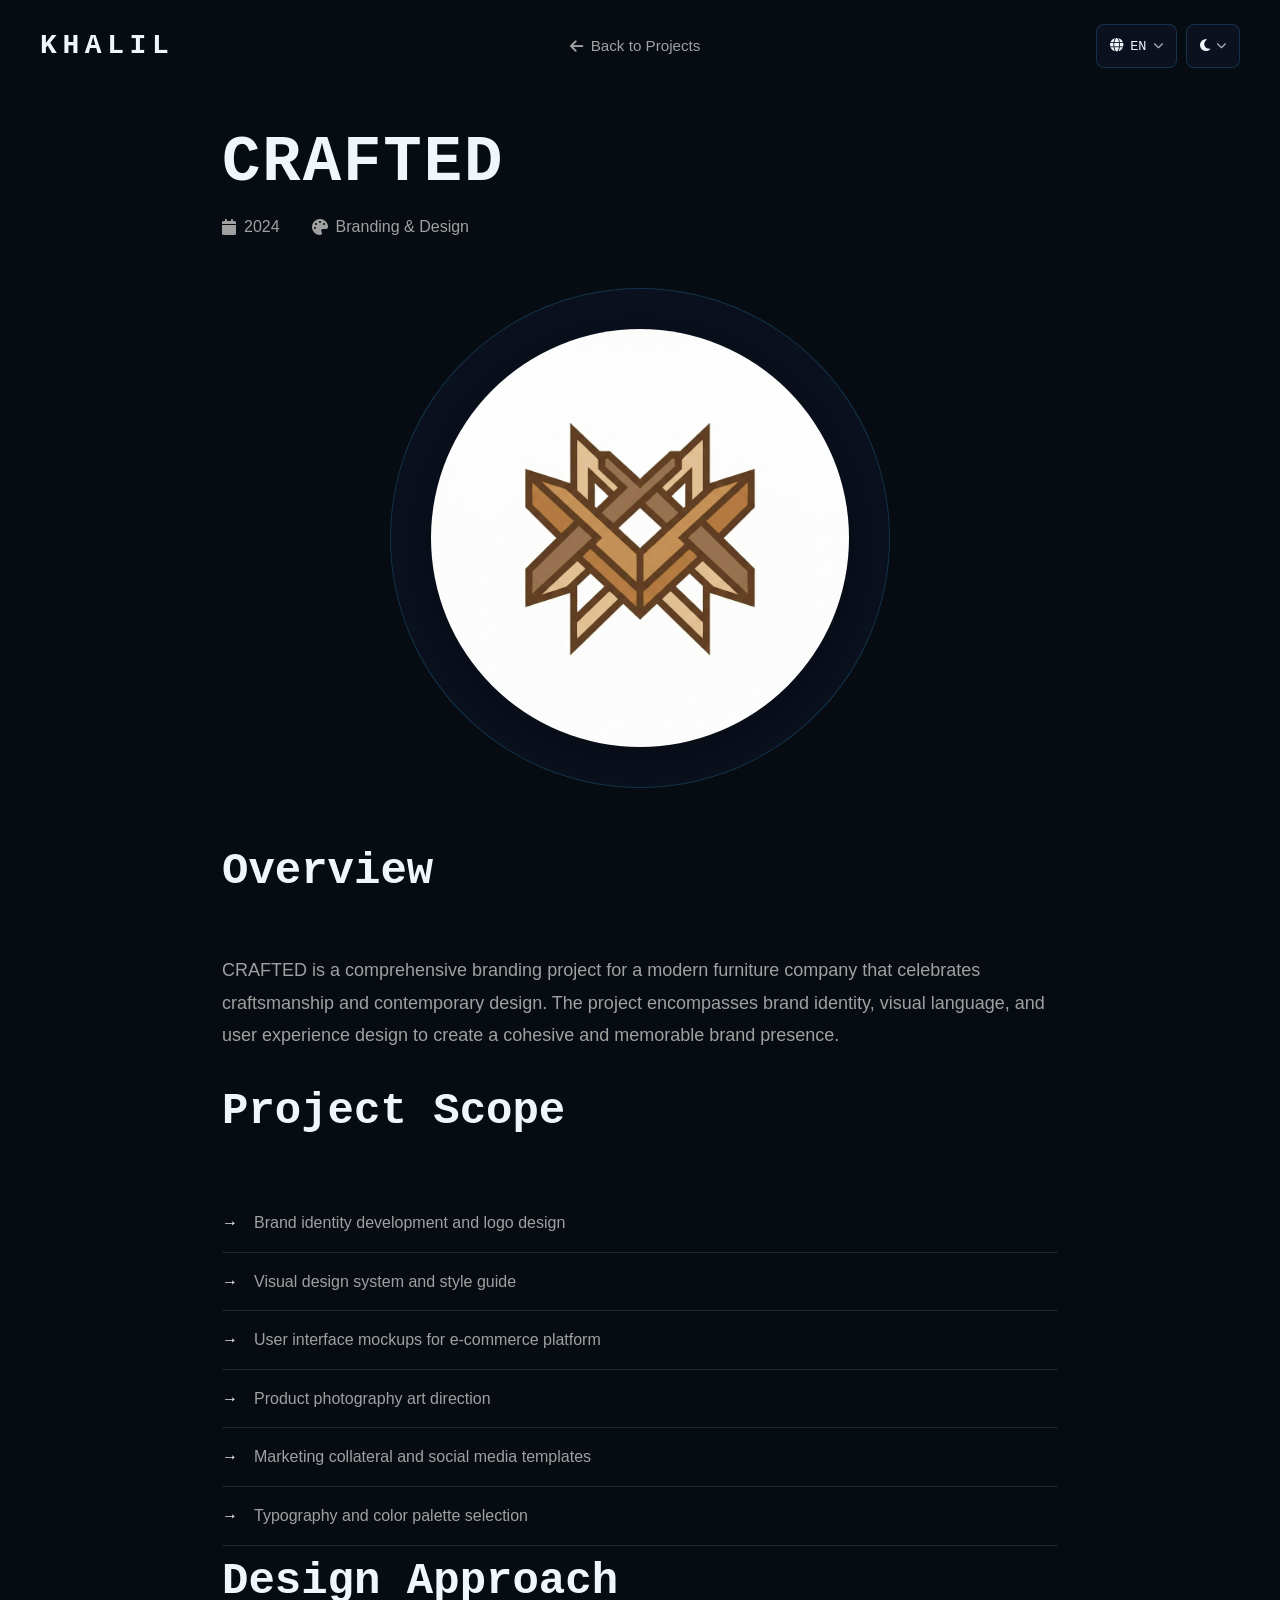
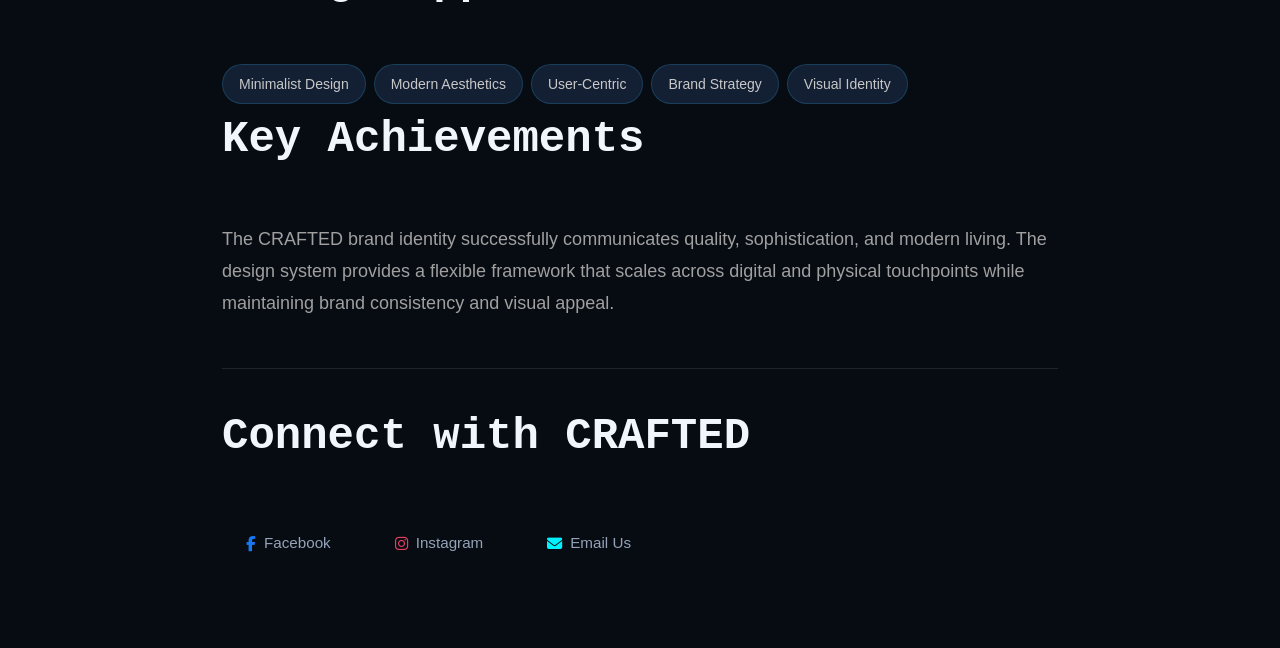
<file: pages/crafted.html>
<!DOCTYPE html>
<html lang="en" dir="ltr">
<head>
    <meta charset="UTF-8">
    <meta http-equiv="Content-Security-Policy" content="default-src 'self'; script-src 'self' 'unsafe-inline' https://cdnjs.cloudflare.com; style-src 'self' 'unsafe-inline' https://fonts.googleapis.com https://cdnjs.cloudflare.com; font-src 'self' https://fonts.gstatic.com https://cdnjs.cloudflare.com; img-src 'self' data: https:; connect-src 'self';">
    <meta name="viewport" content="width=device-width, initial-scale=1.0">
    <title>CRAFTED - Khalil</title>
    
    <!-- SEO Meta Tags -->
    <meta name="description" content="CRAFTED - Modern furniture branding project featuring brand identity, visual design system, and UI mockups for an e-commerce platform.">
    <meta property="og:title" content="CRAFTED - Furniture Brand Identity">
    <meta property="og:description" content="Comprehensive branding project showcasing visual design and user experience by Khalil Muhammad.">
    <meta property="og:image" content="https://khalill2.github.io/Personal-Website/assets/images/Crafted-logo.jpg">
    
    <!-- Google Fonts: Inter & JetBrains Mono -->
    <link rel="preconnect" href="https://fonts.googleapis.com">
    <link rel="preconnect" href="https://fonts.gstatic.com" crossorigin>
    <link href="https://fonts.googleapis.com/css2?family=Inter:wght@300;400;500;600;700&family=JetBrains+Mono:wght@400;500;600;700&display=swap" rel="stylesheet">
    
    <!-- FontAwesome: Non-blocking load with print/onload trick -->
    <link rel="stylesheet" href="https://cdnjs.cloudflare.com/ajax/libs/font-awesome/6.5.1/css/all.min.css" media="print" onload="this.media='all'">
    <noscript><link rel="stylesheet" href="https://cdnjs.cloudflare.com/ajax/libs/font-awesome/6.5.1/css/all.min.css"></noscript>
    
    <!-- Favicon -->
    <link rel="icon" type="image/png" href="../assets/images/Crafted_logo-removebg-preview.png">
    
  <!-- Main Stylesheet -->
  <link rel="stylesheet" href="../assets/css/main.css?v=4.0">
</head>
<body>
    
    <!-- Navigation -->
    <nav class="navbar">
        <div class="navbar-content has-back-link">
            <a href="../index.html" class="logo">khalil</a>
            <a href="../index.html#work" class="back-link"><i class="fas fa-arrow-left"></i> <span data-i18n="back_to_projects">Back to Projects</span></a>
            <div class="nav-controls">
                <!-- Language Dropdown -->
                <div class="dropdown" id="langDropdown">
                    <button class="dropdown-toggle lang-toggle" id="langToggle" aria-label="Language selection" aria-haspopup="true" aria-expanded="false" type="button">
                        <i class="fas fa-globe" aria-hidden="true"></i>
                        <span id="currentLangLabel">EN</span>
                        <i class="fas fa-chevron-down dropdown-arrow" aria-hidden="true"></i>
                    </button>
                    <div class="dropdown-menu" id="langMenu" role="menu" aria-labelledby="langToggle">
                        <button class="dropdown-item" data-lang="en" role="menuitem" type="button">
                            <span class="item-text">English</span>
                        </button>
                        <button class="dropdown-item" data-lang="ar" role="menuitem" type="button">
                            <span class="item-text">العربية</span>
                        </button>
                    </div>
                </div>

                <!-- Theme Dropdown -->
                <div class="dropdown" id="themeDropdown">
                    <button class="dropdown-toggle theme-toggle" id="themeToggle" aria-label="Theme selection" aria-haspopup="true" aria-expanded="false" type="button">
                        <i class="fas fa-moon" id="currentThemeIcon" aria-hidden="true"></i>
                        <i class="fas fa-chevron-down dropdown-arrow" aria-hidden="true"></i>
                    </button>
                    <div class="dropdown-menu" id="themeMenu" role="menu" aria-labelledby="themeToggle">
                        <button class="dropdown-item" data-theme-val="dark" role="menuitem" type="button">
                            <i class="fas fa-moon" aria-hidden="true"></i>
                            <span class="item-text" data-i18n="theme_dark">Dark</span>
                        </button>
                        <button class="dropdown-item" data-theme-val="light" role="menuitem" type="button">
                            <i class="fas fa-sun" aria-hidden="true"></i>
                            <span class="item-text" data-i18n="theme_light">Light</span>
                        </button>
                        <button class="dropdown-item" data-theme-val="system" role="menuitem" type="button">
                            <i class="fas fa-desktop" aria-hidden="true"></i>
                            <span class="item-text" data-i18n="theme_system">System</span>
                        </button>
                    </div>
                </div>

                <button class="mobile-menu-toggle" aria-label="Toggle navigation menu" aria-expanded="false" type="button">
                    <span class="hamburger-line"></span>
                    <span class="hamburger-line"></span>
                    <span class="hamburger-line"></span>
                </button>
            </div>
        </div>
    </nav>

    <!-- Mobile Menu -->
    <div class="mobile-menu" id="mobileMenu">
        <ul class="mobile-nav-links">
            <li><a href="../index.html#work" class="mobile-nav-link"><i class="fas fa-arrow-left"></i> <span data-i18n="back_to_projects">Back to Projects</span></a></li>
        </ul>

        <!-- Mobile Drawer Controls -->
        <div class="mobile-menu-controls">
            <!-- Mobile Language Dropdown -->
            <div class="dropdown" id="mobileLangDropdown">
                <button class="dropdown-toggle lang-toggle" id="mobileLangToggle" aria-label="Language selection" aria-haspopup="true" aria-expanded="false" type="button">
                    <i class="fas fa-globe" aria-hidden="true"></i>
                    <span class="currentLangLabel">EN</span>
                    <i class="fas fa-chevron-down dropdown-arrow" aria-hidden="true"></i>
                </button>
                <div class="dropdown-menu" id="mobileLangMenu" role="menu" aria-labelledby="mobileLangToggle">
                    <button class="dropdown-item" data-lang="en" role="menuitem" type="button">
                        <span class="item-text">English</span>
                    </button>
                    <button class="dropdown-item" data-lang="ar" role="menuitem" type="button">
                        <span class="item-text">العربية</span>
                    </button>
                </div>
            </div>

            <!-- Mobile Theme Dropdown -->
            <div class="dropdown" id="mobileThemeDropdown">
                <button class="dropdown-toggle theme-toggle" id="mobileThemeToggle" aria-label="Theme selection" aria-haspopup="true" aria-expanded="false" type="button">
                    <i class="fas fa-moon currentThemeIcon" aria-hidden="true"></i>
                    <i class="fas fa-chevron-down dropdown-arrow" aria-hidden="true"></i>
                </button>
                <div class="dropdown-menu" id="mobileThemeMenu" role="menu" aria-labelledby="mobileThemeToggle">
                    <button class="dropdown-item" data-theme-val="dark" role="menuitem" type="button">
                        <i class="fas fa-moon" aria-hidden="true"></i>
                        <span class="item-text" data-i18n="theme_dark">Dark</span>
                    </button>
                    <button class="dropdown-item" data-theme-val="light" role="menuitem" type="button">
                        <i class="fas fa-sun" aria-hidden="true"></i>
                        <span class="item-text" data-i18n="theme_light">Light</span>
                    </button>
                    <button class="dropdown-item" data-theme-val="system" role="menuitem" type="button">
                        <i class="fas fa-desktop" aria-hidden="true"></i>
                        <span class="item-text" data-i18n="theme_system">System</span>
                    </button>
                </div>
            </div>
        </div>
    </div>

    <!-- Project Detail -->
    <div class="project-detail" id="main-content">
        <div class="project-header">
            <h1>CRAFTED</h1>
            <div class="project-meta">
                <div class="meta-item">
                    <i class="fas fa-calendar"></i>
                    <span>2024</span>
                </div>
                <div class="meta-item">
                    <i class="fas fa-palette"></i>
                    <span>Branding & Design</span>
                </div>
            </div>
        </div>
        
    <div class="project-image project-image-circle">
      <img src="../assets/images/Crafted-logo.jpg" alt="CRAFTED Logo" loading="lazy">
    </div>
        
        <h2>Overview</h2>
        <p>
            CRAFTED is a comprehensive branding project for a modern furniture company that celebrates craftsmanship and contemporary design. The project encompasses brand identity, visual language, and user experience design to create a cohesive and memorable brand presence.
        </p>
        
        <h2>Project Scope</h2>
        <ul class="features">
            <li>Brand identity development and logo design</li>
            <li>Visual design system and style guide</li>
            <li>User interface mockups for e-commerce platform</li>
            <li>Product photography art direction</li>
            <li>Marketing collateral and social media templates</li>
            <li>Typography and color palette selection</li>
        </ul>
        
        <h2>Design Approach</h2>
        <div class="tech-stack">
            <span class="tech-tag">Minimalist Design</span>
            <span class="tech-tag">Modern Aesthetics</span>
            <span class="tech-tag">User-Centric</span>
            <span class="tech-tag">Brand Strategy</span>
            <span class="tech-tag">Visual Identity</span>
        </div>
        
        <h2>Key Achievements</h2>
        <p>
            The CRAFTED brand identity successfully communicates quality, sophistication, and modern living. The design system provides a flexible framework that scales across digital and physical touchpoints while maintaining brand consistency and visual appeal.
        </p>
        
        <div class="project-links">
            <h2>Connect with CRAFTED</h2>
            <div class="social-links">
                <a href="https://www.facebook.com/share/184fysUHVt/" target="_blank" rel="noopener noreferrer" class="social-link">
                    <i class="fab fa-facebook-f"></i>
                    <span>Facebook</span>
                </a>
                <a href="https://www.instagram.com/crafted4wood?igsh=MTVtZDV2ZHZueTVsMQ==" target="_blank" rel="noopener noreferrer" class="social-link">
                    <i class="fab fa-instagram"></i>
                    <span>Instagram</span>
                </a>
                <a href="mailto:info.crafted.business@gmail.com" class="social-link">
                    <i class="fas fa-envelope"></i>
                    <span>Email Us</span>
                </a>
            </div>
        </div>
    </div>

  <!-- JavaScript -->
  <script src="../js/script.js"></script>

</body>
</html>
</file>
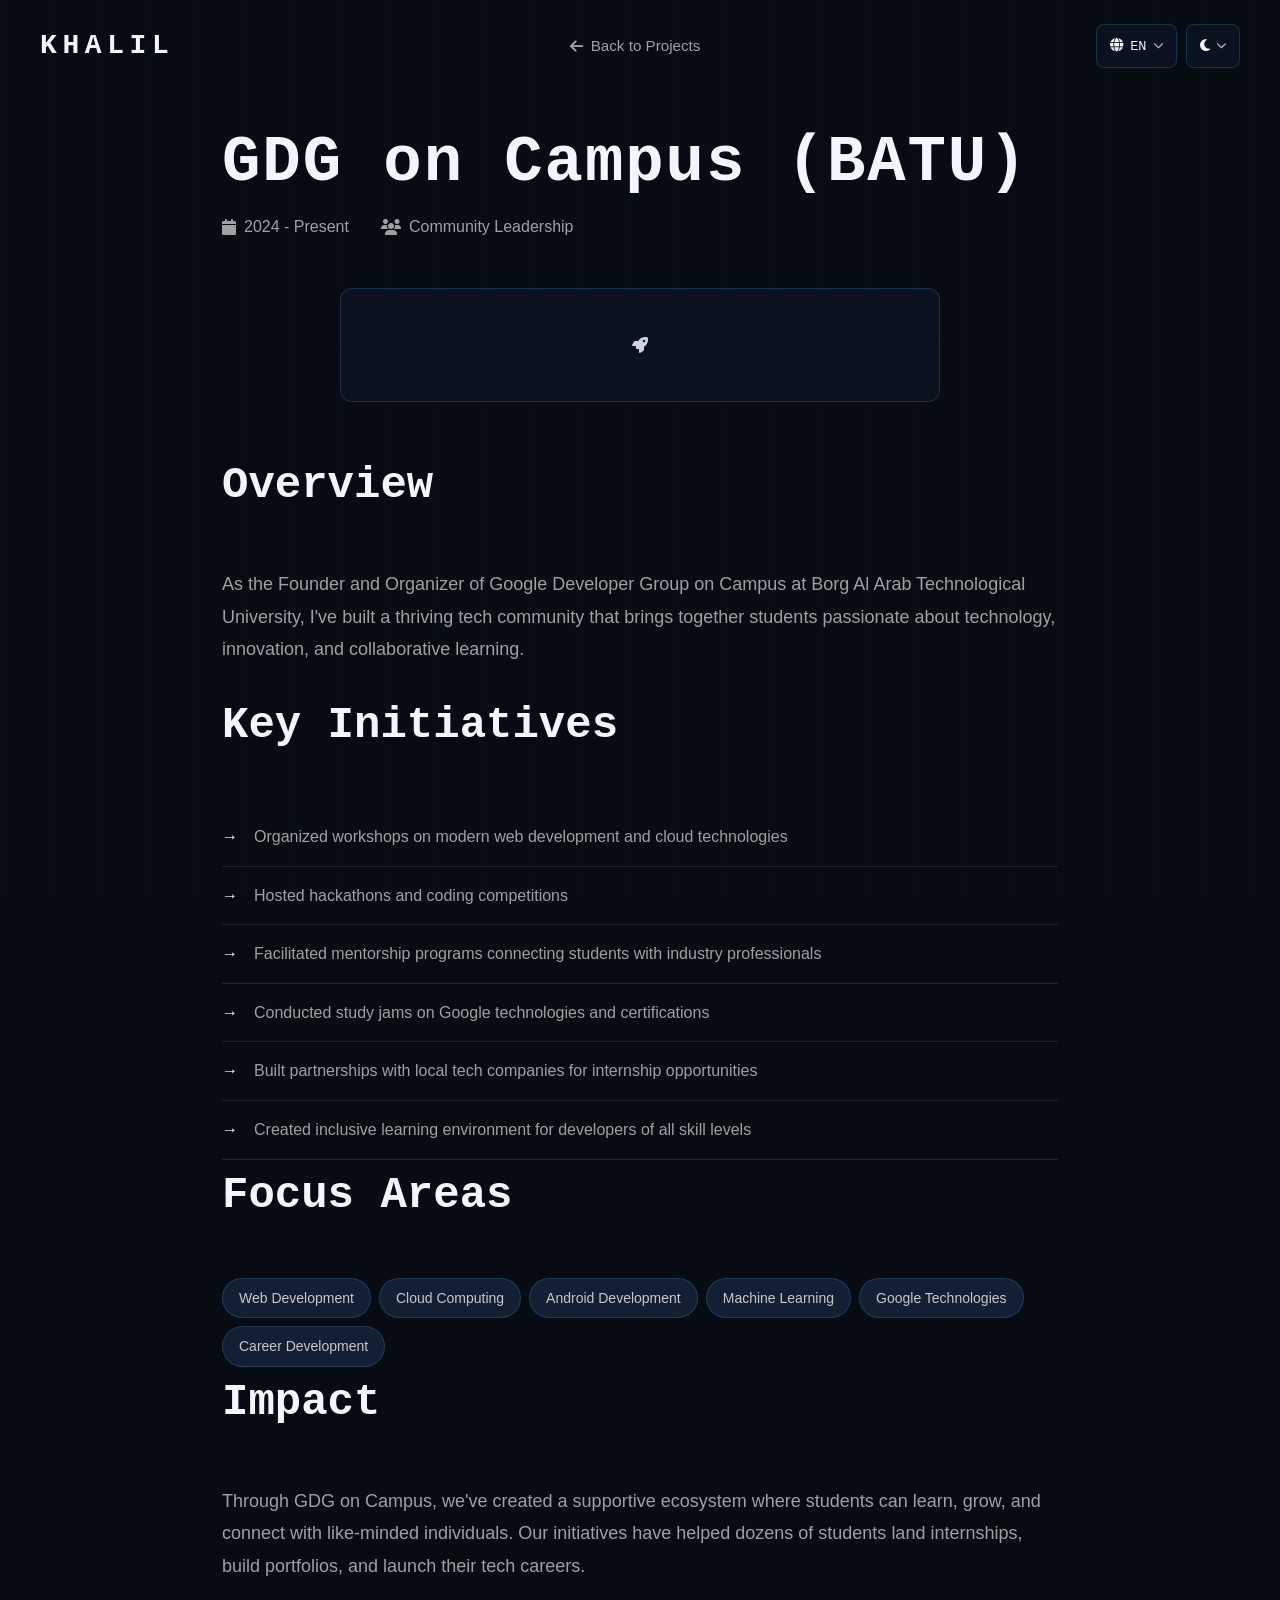
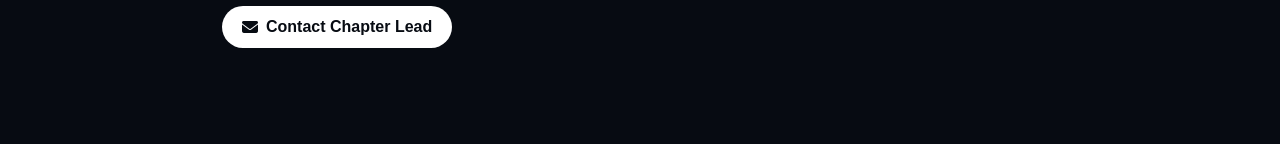
<file: pages/gdg-campus.html>
<!DOCTYPE html>
<html lang="en" dir="ltr">
<head>
    <meta charset="UTF-8">
    <meta http-equiv="Content-Security-Policy" content="default-src 'self'; script-src 'self' 'unsafe-inline' https://cdnjs.cloudflare.com; style-src 'self' 'unsafe-inline' https://fonts.googleapis.com https://cdnjs.cloudflare.com; font-src 'self' https://fonts.gstatic.com https://cdnjs.cloudflare.com; img-src 'self' data: https:; connect-src 'self';">
    <meta name="viewport" content="width=device-width, initial-scale=1.0">
    <title>GDG on Campus - Khalil</title>
    
    <!-- SEO Meta Tags -->
    <meta name="description" content="GDG on Campus BATU - Google Developer Group chapter founded by Khalil Muhammad, fostering tech community through workshops, hackathons, and mentorship.">
    <meta property="og:title" content="GDG on Campus (BATU) - Tech Community">
    <meta property="og:description" content="Building a thriving tech community at Borg Al Arab Technological University through Google technologies.">
    <meta property="og:image" content="https://khalill2.github.io/Personal-Website/assets/images/gdg_logo-removebg-preview.png">
    
    <!-- Google Fonts: Inter & JetBrains Mono -->
    <link rel="preconnect" href="https://fonts.googleapis.com">
    <link rel="preconnect" href="https://fonts.gstatic.com" crossorigin>
    <link href="https://fonts.googleapis.com/css2?family=Inter:wght@300;400;500;600;700&family=JetBrains+Mono:wght@400;500;600;700&display=swap" rel="stylesheet">
    
    <!-- FontAwesome: Non-blocking load with print/onload trick -->
    <link rel="stylesheet" href="https://cdnjs.cloudflare.com/ajax/libs/font-awesome/6.5.1/css/all.min.css" media="print" onload="this.media='all'">
    <noscript><link rel="stylesheet" href="https://cdnjs.cloudflare.com/ajax/libs/font-awesome/6.5.1/css/all.min.css"></noscript>
    
    <!-- Favicon -->
    <link rel="icon" type="image/png" href="../assets/images/gdg_logo-removebg-preview.png">
    
  <!-- Main Stylesheet -->
  <link rel="stylesheet" href="../assets/css/main.css?v=4.0">
</head>
<body>
    
    <!-- Navigation -->
    <nav class="navbar">
        <div class="navbar-content has-back-link">
            <a href="../index.html" class="logo">khalil</a>
            <a href="../index.html#work" class="back-link"><i class="fas fa-arrow-left"></i> <span data-i18n="back_to_projects">Back to Projects</span></a>
            <div class="nav-controls">
                <!-- Language Dropdown -->
                <div class="dropdown" id="langDropdown">
                    <button class="dropdown-toggle lang-toggle" id="langToggle" aria-label="Language selection" aria-haspopup="true" aria-expanded="false" type="button">
                        <i class="fas fa-globe" aria-hidden="true"></i>
                        <span id="currentLangLabel">EN</span>
                        <i class="fas fa-chevron-down dropdown-arrow" aria-hidden="true"></i>
                    </button>
                    <div class="dropdown-menu" id="langMenu" role="menu" aria-labelledby="langToggle">
                        <button class="dropdown-item" data-lang="en" role="menuitem" type="button">
                            <span class="item-text">English</span>
                        </button>
                        <button class="dropdown-item" data-lang="ar" role="menuitem" type="button">
                            <span class="item-text">العربية</span>
                        </button>
                    </div>
                </div>

                <!-- Theme Dropdown -->
                <div class="dropdown" id="themeDropdown">
                    <button class="dropdown-toggle theme-toggle" id="themeToggle" aria-label="Theme selection" aria-haspopup="true" aria-expanded="false" type="button">
                        <i class="fas fa-moon" id="currentThemeIcon" aria-hidden="true"></i>
                        <i class="fas fa-chevron-down dropdown-arrow" aria-hidden="true"></i>
                    </button>
                    <div class="dropdown-menu" id="themeMenu" role="menu" aria-labelledby="themeToggle">
                        <button class="dropdown-item" data-theme-val="dark" role="menuitem" type="button">
                            <i class="fas fa-moon" aria-hidden="true"></i>
                            <span class="item-text" data-i18n="theme_dark">Dark</span>
                        </button>
                        <button class="dropdown-item" data-theme-val="light" role="menuitem" type="button">
                            <i class="fas fa-sun" aria-hidden="true"></i>
                            <span class="item-text" data-i18n="theme_light">Light</span>
                        </button>
                        <button class="dropdown-item" data-theme-val="system" role="menuitem" type="button">
                            <i class="fas fa-desktop" aria-hidden="true"></i>
                            <span class="item-text" data-i18n="theme_system">System</span>
                        </button>
                    </div>
                </div>

                <button class="mobile-menu-toggle" aria-label="Toggle navigation menu" aria-expanded="false" type="button">
                    <span class="hamburger-line"></span>
                    <span class="hamburger-line"></span>
                    <span class="hamburger-line"></span>
                </button>
            </div>
        </div>
    </nav>

    <!-- Mobile Menu -->
    <div class="mobile-menu" id="mobileMenu">
        <ul class="mobile-nav-links">
            <li><a href="../index.html#work" class="mobile-nav-link"><i class="fas fa-arrow-left"></i> <span data-i18n="back_to_projects">Back to Projects</span></a></li>
        </ul>

        <!-- Mobile Drawer Controls -->
        <div class="mobile-menu-controls">
            <!-- Mobile Language Dropdown -->
            <div class="dropdown" id="mobileLangDropdown">
                <button class="dropdown-toggle lang-toggle" id="mobileLangToggle" aria-label="Language selection" aria-haspopup="true" aria-expanded="false" type="button">
                    <i class="fas fa-globe" aria-hidden="true"></i>
                    <span class="currentLangLabel">EN</span>
                    <i class="fas fa-chevron-down dropdown-arrow" aria-hidden="true"></i>
                </button>
                <div class="dropdown-menu" id="mobileLangMenu" role="menu" aria-labelledby="mobileLangToggle">
                    <button class="dropdown-item" data-lang="en" role="menuitem" type="button">
                        <span class="item-text">English</span>
                    </button>
                    <button class="dropdown-item" data-lang="ar" role="menuitem" type="button">
                        <span class="item-text">العربية</span>
                    </button>
                </div>
            </div>

            <!-- Mobile Theme Dropdown -->
            <div class="dropdown" id="mobileThemeDropdown">
                <button class="dropdown-toggle theme-toggle" id="mobileThemeToggle" aria-label="Theme selection" aria-haspopup="true" aria-expanded="false" type="button">
                    <i class="fas fa-moon currentThemeIcon" aria-hidden="true"></i>
                    <i class="fas fa-chevron-down dropdown-arrow" aria-hidden="true"></i>
                </button>
                <div class="dropdown-menu" id="mobileThemeMenu" role="menu" aria-labelledby="mobileThemeToggle">
                    <button class="dropdown-item" data-theme-val="dark" role="menuitem" type="button">
                        <i class="fas fa-moon" aria-hidden="true"></i>
                        <span class="item-text" data-i18n="theme_dark">Dark</span>
                    </button>
                    <button class="dropdown-item" data-theme-val="light" role="menuitem" type="button">
                        <i class="fas fa-sun" aria-hidden="true"></i>
                        <span class="item-text" data-i18n="theme_light">Light</span>
                    </button>
                    <button class="dropdown-item" data-theme-val="system" role="menuitem" type="button">
                        <i class="fas fa-desktop" aria-hidden="true"></i>
                        <span class="item-text" data-i18n="theme_system">System</span>
                    </button>
                </div>
            </div>
        </div>
    </div>

    <!-- Project Detail -->
    <div class="project-detail" id="main-content">
        <div class="project-header">
            <h1>GDG on Campus (BATU)</h1>
            <div class="project-meta">
                <div class="meta-item">
                    <i class="fas fa-calendar"></i>
                    <span>2024 - Present</span>
                </div>
                <div class="meta-item">
                    <i class="fas fa-users"></i>
                    <span>Community Leadership</span>
                </div>
            </div>
        </div>
        
        <div class="project-image">
            <i class="fas fa-rocket"></i>
        </div>
        
        <h2>Overview</h2>
        <p>
            As the Founder and Organizer of Google Developer Group on Campus at Borg Al Arab Technological University, I've built a thriving tech community that brings together students passionate about technology, innovation, and collaborative learning.
        </p>
        
        <h2>Key Initiatives</h2>
        <ul class="features">
            <li>Organized workshops on modern web development and cloud technologies</li>
            <li>Hosted hackathons and coding competitions</li>
            <li>Facilitated mentorship programs connecting students with industry professionals</li>
            <li>Conducted study jams on Google technologies and certifications</li>
            <li>Built partnerships with local tech companies for internship opportunities</li>
            <li>Created inclusive learning environment for developers of all skill levels</li>
        </ul>
        
        <h2>Focus Areas</h2>
        <div class="tech-stack">
            <span class="tech-tag">Web Development</span>
            <span class="tech-tag">Cloud Computing</span>
            <span class="tech-tag">Android Development</span>
            <span class="tech-tag">Machine Learning</span>
            <span class="tech-tag">Google Technologies</span>
            <span class="tech-tag">Career Development</span>
        </div>
        
        <h2>Impact</h2>
        <p>
            Through GDG on Campus, we've created a supportive ecosystem where students can learn, grow, and connect with like-minded individuals. Our initiatives have helped dozens of students land internships, build portfolios, and launch their tech careers.
        </p>
        
        <a href="mailto:khalil.muhammad.personal@gmail.com?subject=GDG on Campus Inquiry" class="btn">
            <i class="fas fa-envelope"></i> Contact Chapter Lead
        </a>
    </div>

  <!-- JavaScript -->
  <script src="../js/script.js"></script>

</body>
</html>
</file>
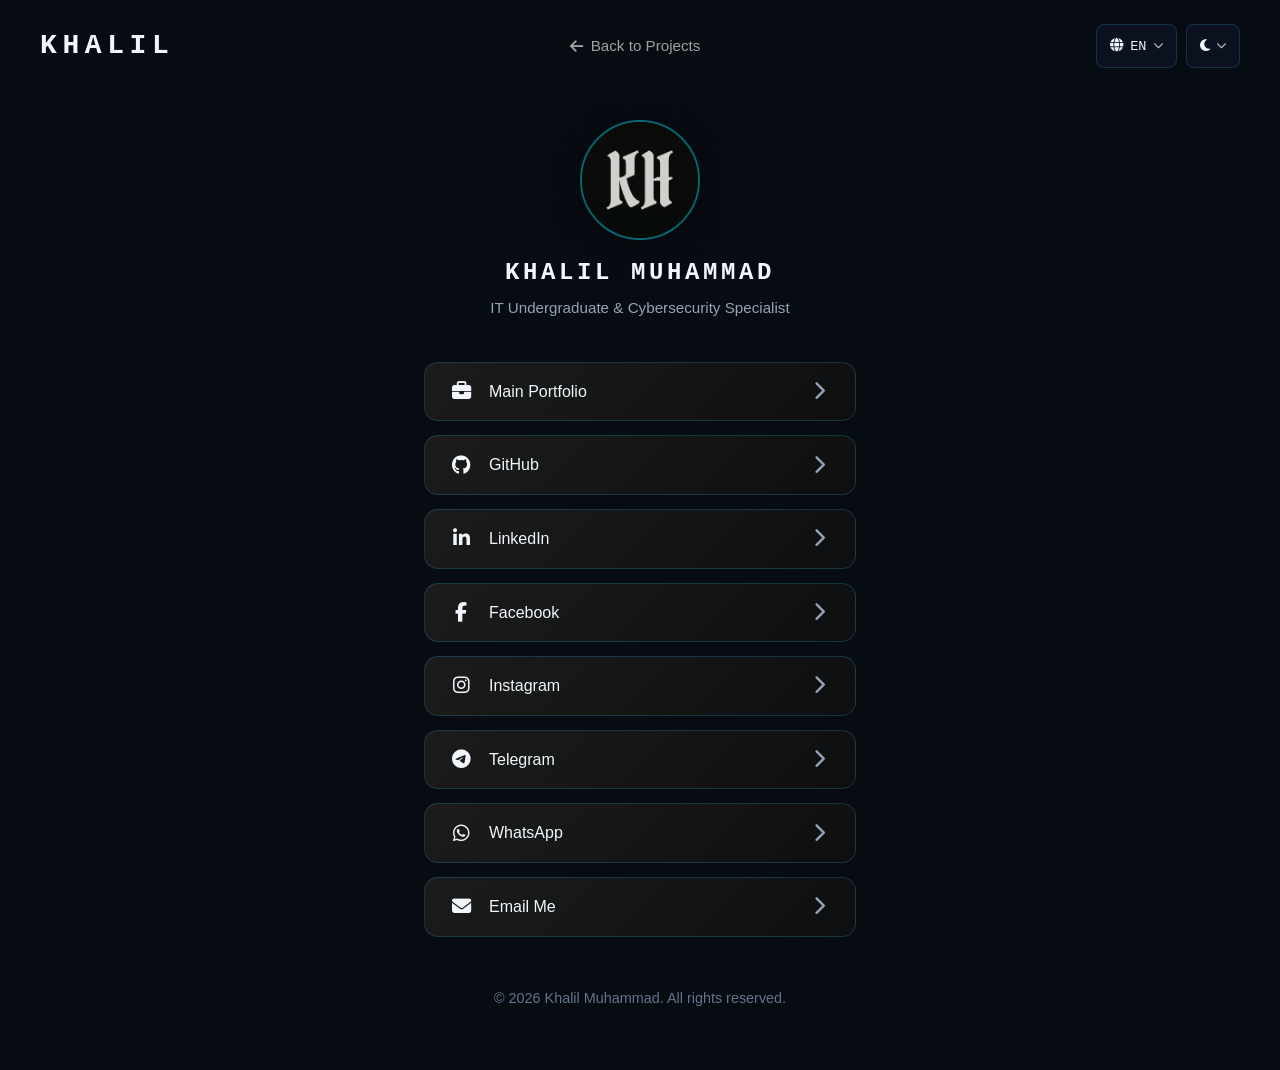
<file: pages/links.html>
<!DOCTYPE html>
<html lang="en" dir="ltr">
<head>
    <meta charset="UTF-8">
    <meta http-equiv="Content-Security-Policy" content="default-src 'self'; script-src 'self' 'unsafe-inline' https://cdnjs.cloudflare.com; style-src 'self' 'unsafe-inline' https://fonts.googleapis.com https://cdnjs.cloudflare.com; font-src 'self' https://fonts.gstatic.com https://cdnjs.cloudflare.com; img-src 'self' data: https:; connect-src 'self';">
    <meta name="viewport" content="width=device-width, initial-scale=1.0">
    <title>Links - Khalil Muhammad</title>
    
    <!-- SEO Meta Tags -->
    <meta name="description" content="Connect with Khalil Muhammad - IT Undergraduate & Cybersecurity Specialist. Find all social media, contact, and project links.">
    <meta property="og:title" content="Khalil Muhammad - Links">
    <meta property="og:description" content="All links to connect with Khalil Muhammad.">
    <meta property="og:image" content="https://khalill2.github.io/Personal-Website/assets/images/KH-no-wm.png">
    
    <!-- Google Fonts: Inter & JetBrains Mono -->
    <link rel="preconnect" href="https://fonts.googleapis.com">
    <link rel="preconnect" href="https://fonts.gstatic.com" crossorigin>
    <link href="https://fonts.googleapis.com/css2?family=Inter:wght@300;400;500;600;700&family=JetBrains+Mono:wght@400;500;600;700&display=swap" rel="stylesheet">
    
    <!-- FontAwesome: Non-blocking load with print/onload trick -->
    <link rel="stylesheet" href="https://cdnjs.cloudflare.com/ajax/libs/font-awesome/6.5.1/css/all.min.css" media="print" onload="this.media='all'">
    <noscript><link rel="stylesheet" href="https://cdnjs.cloudflare.com/ajax/libs/font-awesome/6.5.1/css/all.min.css"></noscript>
    
    <!-- Favicon -->
    <link rel="icon" type="image/png" href="../assets/images/KH-no-wm.png">
    
    <!-- Main Stylesheet -->
    <link rel="stylesheet" href="../assets/css/main.css?v=4.0">
    
    <style>
        .links-page {
            min-height: 100vh;
            display: flex;
            flex-direction: column;
            align-items: center;
            padding: 120px 1.5rem 60px;
            max-width: 480px;
            margin: 0 auto;
        }
        
        .links-avatar {
            width: 120px;
            height: 120px;
            border-radius: 50%;
            overflow: hidden;
            border: 2px solid var(--border-strong);
            margin-bottom: 1.25rem;
            box-shadow: 0 8px 32px rgba(0, 0, 0, 0.4);
        }
        
        .links-avatar img {
            width: 100%;
            height: 100%;
            object-fit: cover;
        }
        
        .links-name {
            font-family: 'Share Tech Mono', monospace;
            font-size: 1.5rem;
            color: var(--text-heading);
            letter-spacing: 0.15em;
            text-transform: uppercase;
            margin-bottom: 0.5rem;
            background: none;
            -webkit-text-fill-color: var(--text-heading);
        }
        
        .links-tagline {
            color: var(--text-secondary);
            font-size: 0.95rem;
            margin-bottom: 2.5rem;
            text-align: center;
        }
        
        .links-list {
            width: 100%;
            display: flex;
            flex-direction: column;
            gap: 0.875rem;
        }
        
        .link-item {
            display: flex;
            align-items: center;
            gap: 1rem;
            padding: 1rem 1.5rem;
            background: linear-gradient(135deg, rgba(30, 30, 30, 0.92), rgba(15, 15, 15, 0.88));
            /* backdrop-filter removed for performance */
            border: 1px solid var(--border-default);
            border-radius: 14px;
            color: var(--text-heading);
            text-decoration: none;
            font-size: 1rem;
            font-weight: 500;
            transition: all 0.35s cubic-bezier(0.4, 0, 0.2, 1);
            position: relative;
            overflow: hidden;
        }
        
        .link-item::before {
            content: '';
            position: absolute;
            top: -50%;
            left: -50%;
            width: 200%;
            height: 200%;
            background: radial-gradient(circle, rgba(255, 255, 255, 0.08) 0%, transparent 70%);
            opacity: 0;
            transition: opacity 0.35s ease;
            pointer-events: none;
        }
        
        .link-item:hover::before {
            opacity: 1;
        }
        
        .link-item:hover {
            transform: translateY(-3px) scale(1.02);
            border-color: var(--border-strong);
            box-shadow: 0 12px 36px rgba(0, 0, 0, 0.3);
        }
        
        .link-item i {
            font-size: 1.2rem;
            width: 24px;
            text-align: center;
            flex-shrink: 0;
        }
        
        .link-item span {
            flex: 1;
        }
        
        .link-arrow {
            color: var(--text-secondary);
            font-size: 0.75rem;
        }
        
        /* Light theme overrides for links page */
        [data-theme="light"] .link-item {
            background: linear-gradient(135deg, rgba(255, 255, 255, 0.75), rgba(245, 245, 250, 0.65));
            color: #1a1a2e;
        }
        
        [data-theme="light"] .link-item:hover {
            border-color: rgba(0, 0, 0, 0.15);
            box-shadow: 0 12px 36px rgba(0, 0, 0, 0.08);
        }
        
        [data-theme="light"] .links-avatar {
            border-color: rgba(0, 0, 0, 0.15);
            box-shadow: 0 8px 24px rgba(0, 0, 0, 0.08);
        }
        
        .links-footer {
            margin-top: 3rem;
            text-align: center;
        }
        
        .links-footer a {
            color: var(--text-muted);
            text-decoration: none;
            font-size: 0.9rem;
            transition: color 0.3s ease;
        }
        
        .links-footer a:hover {
            color: var(--text-heading);
        }
    </style>
</head>
<body>
    
    <!-- Navigation -->
    <nav class="navbar">
        <div class="navbar-content has-back-link">
            <a href="../index.html" class="logo">khalil</a>
            <a href="../index.html#contact" class="back-link"><i class="fas fa-arrow-left"></i> <span data-i18n="back_to_projects">Back to Portfolio</span></a>
            <div class="nav-controls">
                <!-- Language Dropdown -->
                <div class="dropdown" id="langDropdown">
                    <button class="dropdown-toggle lang-toggle" id="langToggle" aria-label="Language selection" aria-haspopup="true" aria-expanded="false" type="button">
                        <i class="fas fa-globe" aria-hidden="true"></i>
                        <span id="currentLangLabel">EN</span>
                        <i class="fas fa-chevron-down dropdown-arrow" aria-hidden="true"></i>
                    </button>
                    <div class="dropdown-menu" id="langMenu" role="menu" aria-labelledby="langToggle">
                        <button class="dropdown-item" data-lang="en" role="menuitem" type="button">
                            <span class="item-text">English</span>
                        </button>
                        <button class="dropdown-item" data-lang="ar" role="menuitem" type="button">
                            <span class="item-text">العربية</span>
                        </button>
                    </div>
                </div>

                <!-- Theme Dropdown -->
                <div class="dropdown" id="themeDropdown">
                    <button class="dropdown-toggle theme-toggle" id="themeToggle" aria-label="Theme selection" aria-haspopup="true" aria-expanded="false" type="button">
                        <i class="fas fa-moon" id="currentThemeIcon" aria-hidden="true"></i>
                        <i class="fas fa-chevron-down dropdown-arrow" aria-hidden="true"></i>
                    </button>
                    <div class="dropdown-menu" id="themeMenu" role="menu" aria-labelledby="themeToggle">
                        <button class="dropdown-item" data-theme-val="dark" role="menuitem" type="button">
                            <i class="fas fa-moon" aria-hidden="true"></i>
                            <span class="item-text" data-i18n="theme_dark">Dark</span>
                        </button>
                        <button class="dropdown-item" data-theme-val="light" role="menuitem" type="button">
                            <i class="fas fa-sun" aria-hidden="true"></i>
                            <span class="item-text" data-i18n="theme_light">Light</span>
                        </button>
                        <button class="dropdown-item" data-theme-val="system" role="menuitem" type="button">
                            <i class="fas fa-desktop" aria-hidden="true"></i>
                            <span class="item-text" data-i18n="theme_system">System</span>
                        </button>
                    </div>
                </div>

                <button class="mobile-menu-toggle" aria-label="Toggle navigation menu" aria-expanded="false" type="button">
                    <span class="hamburger-line"></span>
                    <span class="hamburger-line"></span>
                    <span class="hamburger-line"></span>
                </button>
            </div>
        </div>
    </nav>
    
    <!-- Mobile Menu -->
    <div class="mobile-menu" id="mobileMenu">
        <ul class="mobile-nav-links">
            <li><a href="../index.html#contact" class="mobile-nav-link"><i class="fas fa-arrow-left"></i> <span data-i18n="back_to_projects">Back to Portfolio</span></a></li>
        </ul>

        <!-- Mobile Drawer Controls -->
        <div class="mobile-menu-controls">
            <!-- Mobile Language Dropdown -->
            <div class="dropdown" id="mobileLangDropdown">
                <button class="dropdown-toggle lang-toggle" id="mobileLangToggle" aria-label="Language selection" aria-haspopup="true" aria-expanded="false" type="button">
                    <i class="fas fa-globe" aria-hidden="true"></i>
                    <span class="currentLangLabel">EN</span>
                    <i class="fas fa-chevron-down dropdown-arrow" aria-hidden="true"></i>
                </button>
                <div class="dropdown-menu" id="mobileLangMenu" role="menu" aria-labelledby="mobileLangToggle">
                    <button class="dropdown-item" data-lang="en" role="menuitem" type="button">
                        <span class="item-text">English</span>
                    </button>
                    <button class="dropdown-item" data-lang="ar" role="menuitem" type="button">
                        <span class="item-text">العربية</span>
                    </button>
                </div>
            </div>

            <!-- Mobile Theme Dropdown -->
            <div class="dropdown" id="mobileThemeDropdown">
                <button class="dropdown-toggle theme-toggle" id="mobileThemeToggle" aria-label="Theme selection" aria-haspopup="true" aria-expanded="false" type="button">
                    <i class="fas fa-moon currentThemeIcon" aria-hidden="true"></i>
                    <i class="fas fa-chevron-down dropdown-arrow" aria-hidden="true"></i>
                </button>
                <div class="dropdown-menu" id="mobileThemeMenu" role="menu" aria-labelledby="mobileThemeToggle">
                    <button class="dropdown-item" data-theme-val="dark" role="menuitem" type="button">
                        <i class="fas fa-moon" aria-hidden="true"></i>
                        <span class="item-text" data-i18n="theme_dark">Dark</span>
                    </button>
                    <button class="dropdown-item" data-theme-val="light" role="menuitem" type="button">
                        <i class="fas fa-sun" aria-hidden="true"></i>
                        <span class="item-text" data-i18n="theme_light">Light</span>
                    </button>
                    <button class="dropdown-item" data-theme-val="system" role="menuitem" type="button">
                        <i class="fas fa-desktop" aria-hidden="true"></i>
                        <span class="item-text" data-i18n="theme_system">System</span>
                    </button>
                </div>
            </div>
        </div>
    </div>
    
    <!-- Links Page -->
    <div class="links-page" id="main-content">
        <div class="links-avatar">
            <img src="../assets/images/KH-no-wm.png" alt="Khalil Muhammad">
        </div>
        <h1 class="links-name" data-i18n="links_page_title">Khalil Muhammad</h1>
        <p class="links-tagline" data-i18n="links_page_tagline">IT Undergraduate &amp; Cybersecurity Specialist</p>
        
        <div class="links-list">
            <a href="../index.html" class="link-item">
                <i class="fas fa-briefcase"></i>
                <span data-i18n="link_portfolio">Portfolio</span>
                <i class="fas fa-chevron-right link-arrow"></i>
            </a>
            <a href="https://github.com/KHALILL2" target="_blank" rel="noopener noreferrer" class="link-item">
                <i class="fab fa-github"></i>
                <span data-i18n="link_github">GitHub</span>
                <i class="fas fa-chevron-right link-arrow"></i>
            </a>
            <a href="https://www.linkedin.com/in/khalil-muhammad-ti" target="_blank" rel="noopener noreferrer" class="link-item">
                <i class="fab fa-linkedin-in"></i>
                <span data-i18n="link_linkedin">LinkedIn</span>
                <i class="fas fa-chevron-right link-arrow"></i>
            </a>
            <a href="https://www.facebook.com/share/14V49oHYk59/" target="_blank" rel="noopener noreferrer" class="link-item">
                <i class="fab fa-facebook-f"></i>
                <span data-i18n="link_facebook">Facebook</span>
                <i class="fas fa-chevron-right link-arrow"></i>
            </a>
            <a href="https://instagram.com/khalil_muhammad_154" target="_blank" rel="noopener noreferrer" class="link-item">
                <i class="fab fa-instagram"></i>
                <span data-i18n="link_instagram">Instagram</span>
                <i class="fas fa-chevron-right link-arrow"></i>
            </a>
            <a href="https://t.me/khalil_muhammad_154" target="_blank" rel="noopener noreferrer" class="link-item">
                <i class="fab fa-telegram"></i>
                <span data-i18n="link_telegram">Telegram</span>
                <i class="fas fa-chevron-right link-arrow"></i>
            </a>
            <a href="https://api.whatsapp.com/send?phone=201015163499" target="_blank" rel="noopener noreferrer" class="link-item">
                <i class="fab fa-whatsapp"></i>
                <span data-i18n="link_whatsapp">WhatsApp</span>
                <i class="fas fa-chevron-right link-arrow"></i>
            </a>
            <a href="mailto:khalil.muhammad.personal@gmail.com" class="link-item">
                <i class="fas fa-envelope"></i>
                <span data-i18n="link_email">Email Me</span>
                <i class="fas fa-chevron-right link-arrow"></i>
            </a>
        </div>
        
        <div class="links-footer">
            <a href="../index.html" data-i18n="footer_rights">&copy; 2026 Khalil Muhammad</a>
        </div>
    </div>
    
    <!-- JavaScript -->
    <script src="../js/script.js"></script>
    
</body>
</html>
</file>
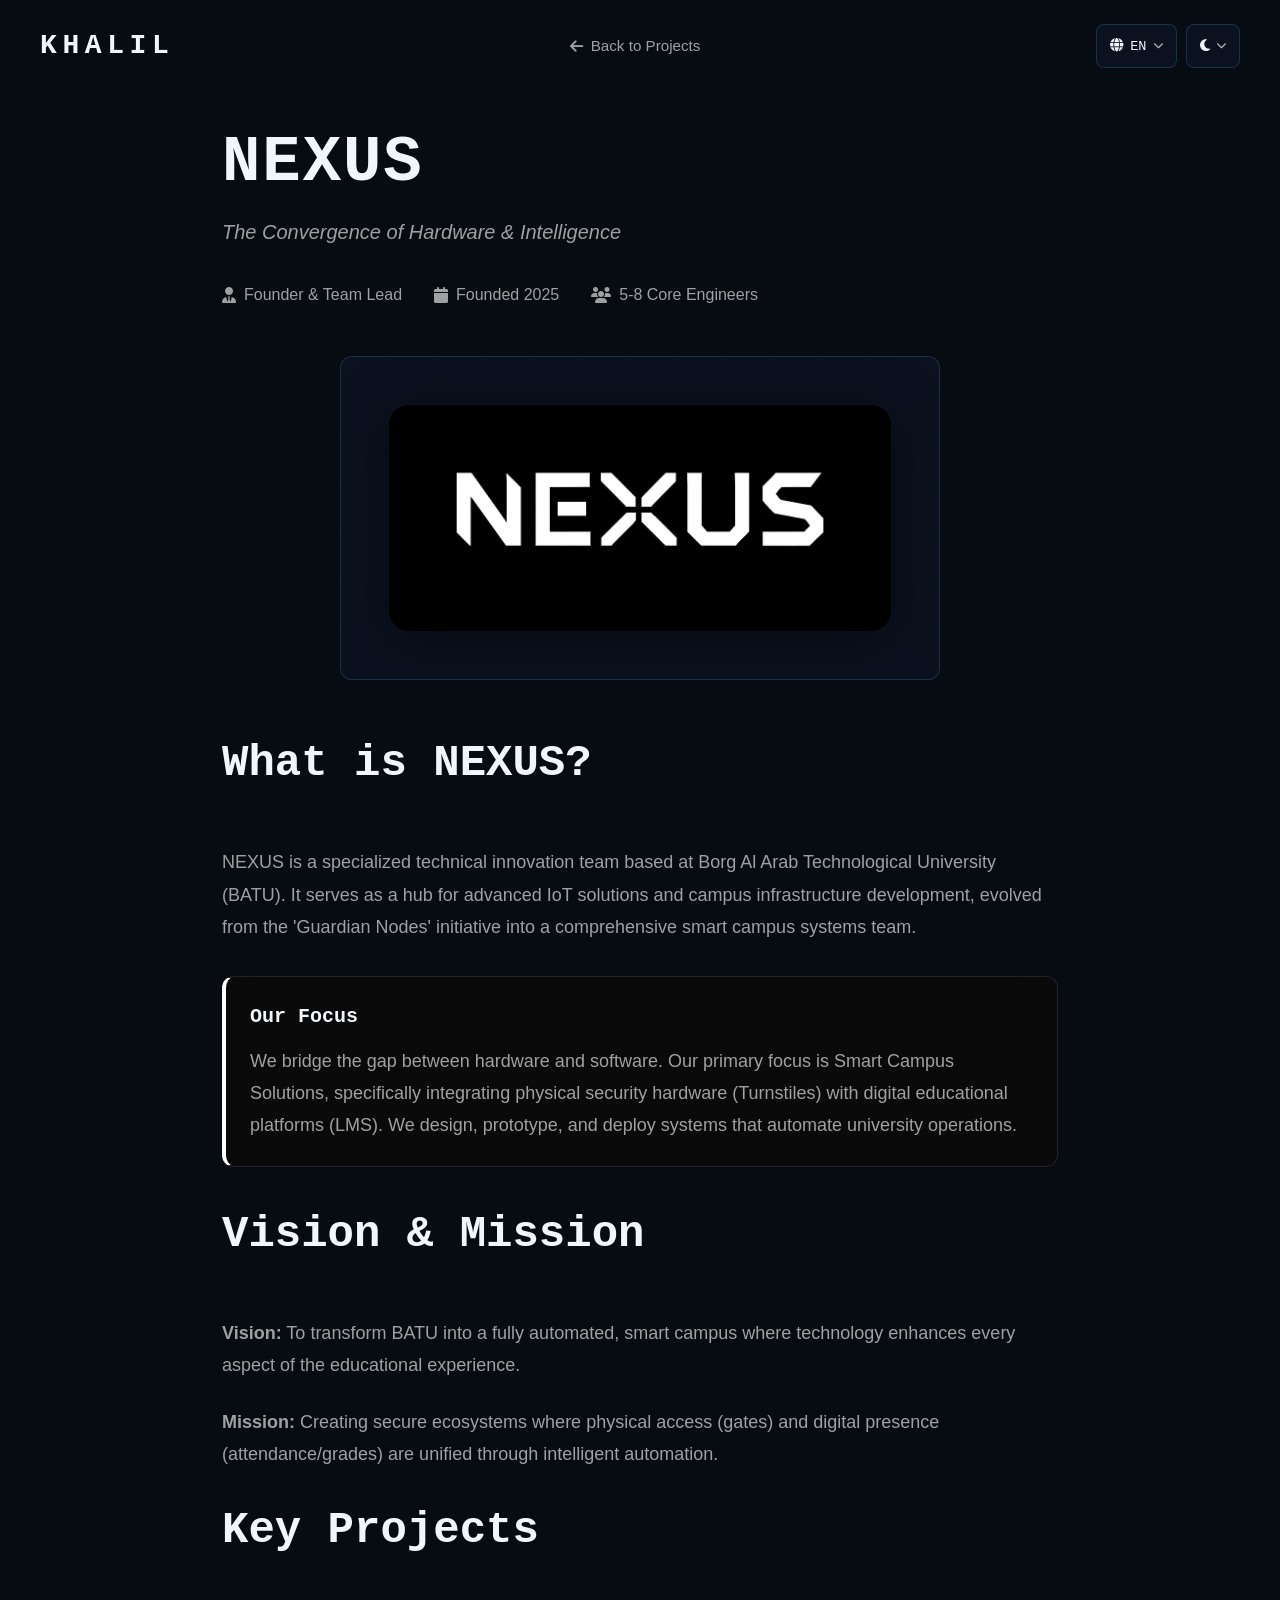
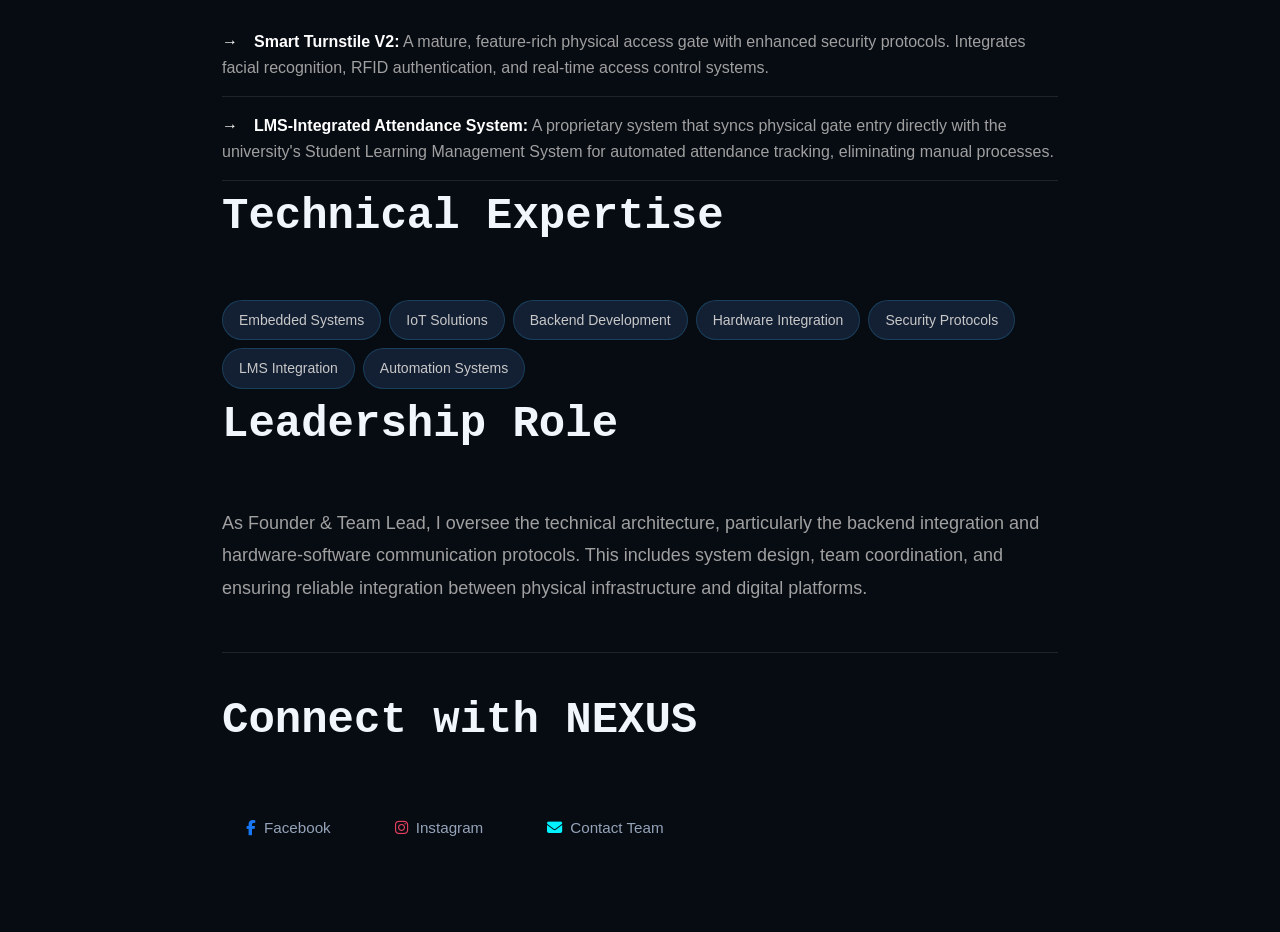
<file: pages/nexus.html>
<!DOCTYPE html>
<html lang="en" dir="ltr">
<head>
    <meta charset="UTF-8">
    <meta http-equiv="Content-Security-Policy" content="default-src 'self'; script-src 'self' 'unsafe-inline' https://cdnjs.cloudflare.com; style-src 'self' 'unsafe-inline' https://fonts.googleapis.com https://cdnjs.cloudflare.com; font-src 'self' https://fonts.gstatic.com https://cdnjs.cloudflare.com; img-src 'self' data: https:; connect-src 'self';">
    <meta name="viewport" content="width=device-width, initial-scale=1.0">
    <title>NEXUS - Khalil</title>
    
    <!-- SEO Meta Tags -->
    <meta name="description" content="NEXUS - A specialized technical innovation team at BATU pioneering smart campus solutions with IoT, embedded systems, and automated access control.">
    <meta property="og:title" content="NEXUS - Smart Campus Innovation Team">
    <meta property="og:description" content="Founded by Khalil Muhammad. Bridging hardware and software to create intelligent campus automation systems.">
    <meta property="og:image" content="https://khalill2.github.io/Personal-Website/assets/images/NEXUS-X-logo.jpg">
    
    <!-- Google Fonts: Inter & JetBrains Mono -->
    <link rel="preconnect" href="https://fonts.googleapis.com">
    <link rel="preconnect" href="https://fonts.gstatic.com" crossorigin>
    <link href="https://fonts.googleapis.com/css2?family=Inter:wght@300;400;500;600;700&family=JetBrains+Mono:wght@400;500;600;700&display=swap" rel="stylesheet">
    
    <!-- Font Awesome -->
    <!-- FontAwesome: Non-blocking load with print/onload trick -->
    <link rel="stylesheet" href="https://cdnjs.cloudflare.com/ajax/libs/font-awesome/6.5.1/css/all.min.css" media="print" onload="this.media='all'">
    <noscript><link rel="stylesheet" href="https://cdnjs.cloudflare.com/ajax/libs/font-awesome/6.5.1/css/all.min.css"></noscript>
    
    <!-- Favicon -->
    <link rel="icon" type="image/jpeg" href="../assets/images/NEXUS-X-logo.jpg">
    
  <!-- Main Stylesheet -->
  <link rel="stylesheet" href="../assets/css/main.css?v=4.0">
</head>
<body>
    
    <!-- Navigation -->
    <nav class="navbar">
        <div class="navbar-content has-back-link">
            <a href="../index.html" class="logo">khalil</a>
            <a href="../index.html#leadership" class="back-link"><i class="fas fa-arrow-left"></i> <span data-i18n="back_to_projects">Back to Portfolio</span></a>
            <div class="nav-controls">
                <!-- Language Dropdown -->
                <div class="dropdown" id="langDropdown">
                    <button class="dropdown-toggle lang-toggle" id="langToggle" aria-label="Language selection" aria-haspopup="true" aria-expanded="false" type="button">
                        <i class="fas fa-globe" aria-hidden="true"></i>
                        <span id="currentLangLabel">EN</span>
                        <i class="fas fa-chevron-down dropdown-arrow" aria-hidden="true"></i>
                    </button>
                    <div class="dropdown-menu" id="langMenu" role="menu" aria-labelledby="langToggle">
                        <button class="dropdown-item" data-lang="en" role="menuitem" type="button">
                            <span class="item-text">English</span>
                        </button>
                        <button class="dropdown-item" data-lang="ar" role="menuitem" type="button">
                            <span class="item-text">العربية</span>
                        </button>
                    </div>
                </div>

                <!-- Theme Dropdown -->
                <div class="dropdown" id="themeDropdown">
                    <button class="dropdown-toggle theme-toggle" id="themeToggle" aria-label="Theme selection" aria-haspopup="true" aria-expanded="false" type="button">
                        <i class="fas fa-moon" id="currentThemeIcon" aria-hidden="true"></i>
                        <i class="fas fa-chevron-down dropdown-arrow" aria-hidden="true"></i>
                    </button>
                    <div class="dropdown-menu" id="themeMenu" role="menu" aria-labelledby="themeToggle">
                        <button class="dropdown-item" data-theme-val="dark" role="menuitem" type="button">
                            <i class="fas fa-moon" aria-hidden="true"></i>
                            <span class="item-text" data-i18n="theme_dark">Dark</span>
                        </button>
                        <button class="dropdown-item" data-theme-val="light" role="menuitem" type="button">
                            <i class="fas fa-sun" aria-hidden="true"></i>
                            <span class="item-text" data-i18n="theme_light">Light</span>
                        </button>
                        <button class="dropdown-item" data-theme-val="system" role="menuitem" type="button">
                            <i class="fas fa-desktop" aria-hidden="true"></i>
                            <span class="item-text" data-i18n="theme_system">System</span>
                        </button>
                    </div>
                </div>

                <button class="mobile-menu-toggle" aria-label="Toggle navigation menu" aria-expanded="false" type="button">
                    <span class="hamburger-line"></span>
                    <span class="hamburger-line"></span>
                    <span class="hamburger-line"></span>
                </button>
            </div>
        </div>
    </nav>

    <!-- Mobile Menu -->
    <div class="mobile-menu" id="mobileMenu">
        <ul class="mobile-nav-links">
            <li><a href="../index.html#leadership" class="mobile-nav-link"><i class="fas fa-arrow-left"></i> <span data-i18n="back_to_projects">Back to Portfolio</span></a></li>
        </ul>

        <!-- Mobile Drawer Controls -->
        <div class="mobile-menu-controls">
            <!-- Mobile Language Dropdown -->
            <div class="dropdown" id="mobileLangDropdown">
                <button class="dropdown-toggle lang-toggle" id="mobileLangToggle" aria-label="Language selection" aria-haspopup="true" aria-expanded="false" type="button">
                    <i class="fas fa-globe" aria-hidden="true"></i>
                    <span class="currentLangLabel">EN</span>
                    <i class="fas fa-chevron-down dropdown-arrow" aria-hidden="true"></i>
                </button>
                <div class="dropdown-menu" id="mobileLangMenu" role="menu" aria-labelledby="mobileLangToggle">
                    <button class="dropdown-item" data-lang="en" role="menuitem" type="button">
                        <span class="item-text">English</span>
                    </button>
                    <button class="dropdown-item" data-lang="ar" role="menuitem" type="button">
                        <span class="item-text">العربية</span>
                    </button>
                </div>
            </div>

            <!-- Mobile Theme Dropdown -->
            <div class="dropdown" id="mobileThemeDropdown">
                <button class="dropdown-toggle theme-toggle" id="mobileThemeToggle" aria-label="Theme selection" aria-haspopup="true" aria-expanded="false" type="button">
                    <i class="fas fa-moon currentThemeIcon" aria-hidden="true"></i>
                    <i class="fas fa-chevron-down dropdown-arrow" aria-hidden="true"></i>
                </button>
                <div class="dropdown-menu" id="mobileThemeMenu" role="menu" aria-labelledby="mobileThemeToggle">
                    <button class="dropdown-item" data-theme-val="dark" role="menuitem" type="button">
                        <i class="fas fa-moon" aria-hidden="true"></i>
                        <span class="item-text" data-i18n="theme_dark">Dark</span>
                    </button>
                    <button class="dropdown-item" data-theme-val="light" role="menuitem" type="button">
                        <i class="fas fa-sun" aria-hidden="true"></i>
                        <span class="item-text" data-i18n="theme_light">Light</span>
                    </button>
                    <button class="dropdown-item" data-theme-val="system" role="menuitem" type="button">
                        <i class="fas fa-desktop" aria-hidden="true"></i>
                        <span class="item-text" data-i18n="theme_system">System</span>
                    </button>
                </div>
            </div>
        </div>
    </div>

    <!-- Project Detail -->
    <div class="project-detail" id="main-content">
        <div class="project-header">
            <h1>NEXUS</h1>
            <p class="tagline">The Convergence of Hardware & Intelligence</p>
            <div class="project-meta">
                <div class="meta-item">
                    <i class="fas fa-user-tie"></i>
                    <span>Founder & Team Lead</span>
                </div>
                <div class="meta-item">
                    <i class="fas fa-calendar"></i>
                    <span>Founded 2025</span>
                </div>
                <div class="meta-item">
                    <i class="fas fa-users"></i>
                    <span>5-8 Core Engineers</span>
                </div>
            </div>
        </div>
        
        <div class="project-image">
            <img src="../assets/images/NEXUS-logo.png" alt="NEXUS Logo" loading="lazy">
        </div>
        
        <h2>What is NEXUS?</h2>
        <p>
            NEXUS is a specialized technical innovation team based at Borg Al Arab Technological University (BATU). It serves as a hub for advanced IoT solutions and campus infrastructure development, evolved from the 'Guardian Nodes' initiative into a comprehensive smart campus systems team.
        </p>
        
        <div class="highlight-box">
            <h3>Our Focus</h3>
            <p>
                We bridge the gap between hardware and software. Our primary focus is Smart Campus Solutions, specifically integrating physical security hardware (Turnstiles) with digital educational platforms (LMS). We design, prototype, and deploy systems that automate university operations.
            </p>
        </div>
        
        <h2>Vision & Mission</h2>
        <p>
            <strong>Vision:</strong> To transform BATU into a fully automated, smart campus where technology enhances every aspect of the educational experience.
        </p>
        <p>
            <strong>Mission:</strong> Creating secure ecosystems where physical access (gates) and digital presence (attendance/grades) are unified through intelligent automation.
        </p>
        
        <h2>Key Projects</h2>
        <ul class="features">
            <li><strong>Smart Turnstile V2:</strong> A mature, feature-rich physical access gate with enhanced security protocols. Integrates facial recognition, RFID authentication, and real-time access control systems.</li>
            <li><strong>LMS-Integrated Attendance System:</strong> A proprietary system that syncs physical gate entry directly with the university's Student Learning Management System for automated attendance tracking, eliminating manual processes.</li>
        </ul>
        
        <h2>Technical Expertise</h2>
        <div class="tech-stack">
            <span class="tech-tag">Embedded Systems</span>
            <span class="tech-tag">IoT Solutions</span>
            <span class="tech-tag">Backend Development</span>
            <span class="tech-tag">Hardware Integration</span>
            <span class="tech-tag">Security Protocols</span>
            <span class="tech-tag">LMS Integration</span>
            <span class="tech-tag">Automation Systems</span>
        </div>
        
        <h2>Leadership Role</h2>
        <p>
            As Founder & Team Lead, I oversee the technical architecture, particularly the backend integration and hardware-software communication protocols. This includes system design, team coordination, and ensuring reliable integration between physical infrastructure and digital platforms.
        </p>
        
        <div class="project-links">
            <h2>Connect with NEXUS</h2>
            <div class="social-links">
                <a href="https://www.facebook.com/share/1GE5Ms8suD/" target="_blank" rel="noopener noreferrer" class="social-link">
                    <i class="fab fa-facebook-f"></i>
                    <span>Facebook</span>
                </a>
                <a href="https://www.instagram.com/team.nexus.ti?igsh=MWl5amlmczJpeDJ4NQ==" target="_blank" rel="noopener noreferrer" class="social-link">
                    <i class="fab fa-instagram"></i>
                    <span>Instagram</span>
                </a>
                <a href="mailto:nexus.info.ti@gmail.com" class="social-link">
                    <i class="fas fa-envelope"></i>
                    <span>Contact Team</span>
                </a>
            </div>
        </div>
    </div>

  <!-- JavaScript -->
  <script src="../js/script.js"></script>

</body>
</html>
</file>
<file: assets/css/main.css>
/**
 * Khalil Portfolio - Main Stylesheet
 * 
 * @description Professional portfolio site showcasing cybersecurity expertise and full-stack development.
 *              Zero-framework vanilla approach prioritizing performance, accessibility, and privacy.
 *              Monochrome design system with glassmorphism effects for modern aesthetic.
 * 
 * @author Khalil Muhammad (khalill2)
 * @version 1.0.0
 * @license MIT
 * 
 * Architecture:
 * - Mobile-first responsive design (320px - 1920px+)
 * - CSS Grid/Flexbox for layouts
 * - CSS custom properties for theming
 * - BEM-inspired naming convention
 */

/* Google Fonts loaded via <link> in HTML head for non-blocking delivery */

/* ============================================
   0. NORDIC CYBER DESIGN TOKENS
   ============================================ */

:root {
  /* Nordic Cyber Dark Theme (Default) */
  --bg-primary: #070b12;
  --bg-elevated: #0d1524;
  --bg-card: rgba(13, 21, 36, 0.7);
  --bg-tag: #131f33;
  --bg-nav: rgba(7, 11, 18, 0.75);

  --text-heading: #f0f6fc;
  --text-body: #cbd5e1;
  --text-secondary: #94a3b8;
  --text-muted: #64748b;

  --accent-cyan: #00f2fe;
  --accent-blue: #38bdf8;
  --accent-neon: #00ffcc;
  --accent-glow: rgba(0, 242, 254, 0.25);

  --border-subtle: rgba(56, 189, 248, 0.1);
  --border-default: rgba(56, 189, 248, 0.2);
  --border-strong: rgba(0, 242, 254, 0.4);

  --font-body: 'Inter', -apple-system, BlinkMacSystemFont, 'Segoe UI', Roboto, sans-serif;
  --font-mono: 'JetBrains Mono', monospace;
  
  /* New Arabic typography variables */
  --font-ar-heading: 'Cairo', sans-serif;
  --font-ar-body: 'IBM Plex Sans Arabic', sans-serif;
}

/* Automatically swap fonts when the document language is Arabic */
[lang="ar"] {
  --font-heading: var(--font-ar-heading);
  --font-body: var(--font-ar-body);
}

/* ============================================
   1. RESET & BASE CONFIGURATION
   ============================================ */

*,
*::before,
*::after {
  margin: 0;
  padding: 0;
  box-sizing: border-box;
}

html,
body {
  overflow-x: hidden;
  width: 100%;
}

body {
  font-family: var(--font-body);
  background-color: var(--bg-primary);
  color: var(--text-body);
  line-height: 1.6;
  font-display: swap;
}

/* ============================================
   2. TYPOGRAPHY SYSTEM
   ============================================ */

h1 {
  font-family: var(--font-mono);
  font-size: clamp(2.25rem, 5vw + 0.5rem, 4rem);
  font-weight: 700;
  line-height: 1.1;
  margin-bottom: 1rem;
  letter-spacing: 0.03em;
  color: var(--text-heading);
}

h2 {
  font-family: var(--font-mono);
  font-size: clamp(1.75rem, 3.5vw + 0.5rem, 2.75rem);
  margin-bottom: 3rem;
  color: var(--text-heading);
}

h3 {
  font-family: var(--font-mono);
  font-size: clamp(1.25rem, 2vw + 0.25rem, 1.75rem);
  margin-bottom: 1rem;
  color: var(--text-heading);
}

h4 {
  font-family: var(--font-mono);
}

p {
  font-size: 1.125rem;
  line-height: 1.8;
  color: #a0a0a0;
  margin-bottom: 1.5rem;
}

/* ============================================
   3. NAVIGATION COMPONENTS
   ============================================ */

/* Fixed glassmorphism navbar with blur effect */
.navbar {
  /* Position & Display */
  position: fixed;
  top: 0;
  width: 100%;
  z-index: 1000;
  
  background: transparent;
  border-bottom: 1px solid transparent;
  padding: 1.5rem 2rem;
  transform: translateZ(0);
  will-change: transform, backdrop-filter;
  transition: background 0.3s ease, border-color 0.3s ease, box-shadow 0.3s ease, padding 0.3s ease;
}

/* Scrolled Navbar */
.navbar.scrolled {
  background: var(--bg-nav);
  -webkit-backdrop-filter: blur(16px) saturate(180%);
  backdrop-filter: blur(16px) saturate(180%);
  border-bottom: 1px solid var(--border-subtle);
  box-shadow: 0 1px 2px rgba(0, 0, 0, 0.06);
  padding: 1rem 2rem;
}

.navbar-content {
  max-width: 1200px;
  margin: 0 auto;
  display: flex;
  justify-content: space-between;
  align-items: center;
  position: relative;
}

.logo {
  font-family: var(--font-mono);
  font-size: 1.75rem;
  font-weight: 700;
  color: #f0f6fc;
  text-decoration: none;
  letter-spacing: 0.2em;
  text-transform: uppercase;
}

.nav-links {
  display: flex;
  gap: 2rem;
  list-style: none;
}

.nav-links a {
  color: #a0a0a0;
  text-decoration: none;
  font-size: 0.95rem;
  transition: all 0.3s ease;
  position: relative;
  display: inline-flex;
  align-items: center;
  min-height: 44px;
  padding: 0.5rem 0.75rem;
}

/* Active state with silver accent */
.nav-links a.active {
  color: #e0e0e0;
}

.back-link {
  color: #a0a0a0;
  text-decoration: none;
  font-size: 0.95rem;
  transition: all 0.3s ease;
  display: inline-flex;
  align-items: center;
  min-height: 44px;
  min-width: 44px;
  padding: 0.5rem 0.75rem;
}

.back-link i {
  margin-right: 0.5rem;
}

/* ============================================
   4. LAYOUT & CONTAINERS
   ============================================ */

section {
  max-width: min(1200px, 94vw);
  margin: 0 auto;
  padding: clamp(60px, 8vw, 120px) clamp(1rem, 4vw, 2.5rem);
}

.project-detail {
  max-width: min(900px, 94vw);
  margin: 0 auto;
  padding: clamp(100px, 10vw, 140px) clamp(1rem, 4vw, 2rem) 80px;
}

/* Hero Section */
.hero {
  min-height: 100svh;
  min-height: 100vh;
  display: flex;
  align-items: center;
  padding-top: 120px;
  max-width: min(1200px, 94vw);
  margin: 0 auto;
  padding-left: clamp(1rem, 4vw, 2.5rem);
  padding-right: clamp(1rem, 4vw, 2.5rem);
}

.hero h1 {
    font-size: clamp(2.5rem, 6vw + 0.5rem, 4.5rem);
    font-weight: 700;
    line-height: 1.1;
    margin-bottom: 1.5rem;
}

.hero p {
    font-size: clamp(1.05rem, 1.5vw + 0.5rem, 1.25rem);
    color: #a0a0a0;
    max-width: 600px;
    margin-bottom: 2rem;
}

/* === BUTTONS === */
.btn {
    display: inline-flex;
    align-items: center;
    justify-content: center;
    min-height: 40px;
    padding: 0.5rem 1.25rem;
    background: #ffffff;
    color: #070b12;
    text-decoration: none;
    border-radius: 50px;
    font-weight: 600;
    margin-right: 1rem;
    margin-bottom: 1rem;
    transition: background 150ms ease-out, border-color 150ms ease-out, transform 150ms ease-out;
}

.btn-secondary {
    background: transparent;
    border: 1px solid var(--border-default);
    color: var(--text-heading);
}

@media (hover: hover) and (pointer: fine) {
  .btn:hover {
      background: #e2e8f0;
      border-color: #e2e8f0;
      transform: translateY(-4px);
  }

  .btn-secondary:hover {
      background: var(--bg-tag);
      border-color: var(--border-strong);
  }
}

.btn i {
    margin-right: 0.5rem;
}

/* ============================================
   5. PROJECT CARDS & PORTFOLIO ITEMS
   ============================================ */

.projects {
  display: flex;
  flex-direction: column;
  gap: 3.5rem;
  margin-top: 3rem;
}

.project-category {
  display: flex;
  flex-direction: column;
  gap: 1.5rem;
}

.category-header {
  display: flex;
  align-items: center;
  gap: 0.75rem;
  padding-bottom: 0.75rem;
  border-bottom: 1px solid var(--border-subtle);
}

.category-icon {
  font-size: 1.25rem;
  color: var(--text-heading);
}

.category-title {
  font-family: 'Share Tech Mono', monospace;
  font-size: 1.35rem;
  font-weight: 600;
  color: var(--text-heading);
  letter-spacing: 0.05em;
}

.projects-grid {
  display: grid;
  grid-template-columns: repeat(auto-fit, minmax(min(100%, 300px), 1fr));
  gap: clamp(1.25rem, 2.5vw, 2.5rem);
}

/* Project card as anchor element */
.project-card, .cyber-card {
  transition: background-color 0.4s ease, border-color 0.4s ease, color 0.4s ease, transform 150ms ease-out;
}

header, section, .btn {
  transition: background-color 0.4s ease, border-color 0.4s ease, color 0.4s ease, transform 150ms ease-out;
}

.project-card {
  background: var(--bg-card);
  border: 1px solid var(--border-default);
  border-radius: 12px;
  padding: 2rem;
  transition: background 150ms ease-out, border-color 150ms ease-out, transform 150ms ease-out;
  cursor: pointer;
  text-decoration: none;
  display: block;
  position: relative;
  overflow: hidden;
}

.project-card.featured-project {
  border-color: var(--border-strong);
  background: var(--bg-elevated);
}

.card-badge {
  display: inline-block;
  font-family: 'Share Tech Mono', monospace;
  font-size: 0.75rem;
  font-weight: 600;
  letter-spacing: 0.05em;
  padding: 0.25rem 0.65rem;
  background: var(--bg-tag);
  border: 1px solid var(--border-default);
  border-radius: 50px;
  color: #ffffff;
  margin-bottom: 1rem;
}

@media (hover: hover) and (pointer: fine) {
  .project-card:hover {
    background: var(--bg-elevated);
    border-color: var(--accent-cyan);
    transform: translateY(-4px);
  }
}

.project-card h3,
.project-card h4 {
  font-size: 1.5rem;
  margin-bottom: 1rem;
  color: #e0e0e0;
  display: flex;
  align-items: center;
  gap: 0.75rem;
}

/* Certification Logo Classes */
.cert-logo {
  height: 48px;
  width: auto;
  object-fit: contain;
}

/* Subtle brightness pop for dark mode */
[data-theme="dark"] .cert-logo {
  filter: brightness(1.2) contrast(1.1);
}

.project-card p {
  color: #a0a0a0;
  margin-bottom: 1.5rem;
}

/* Force color inheritance for all states */
.project-card:visited h3,
.project-card:visited h4,
.project-card:active h3,
.project-card:active h4,
.project-card:hover h3,
.project-card:hover h4 {
  color: #e0e0e0;
}

.project-card:visited p,
.project-card:active p,
.project-card:hover p {
  color: #a0a0a0;
}

/* === TAGS === */
.tags {
    display: flex;
    gap: 0.5rem;
    flex-wrap: wrap;
}

.tag {
    background: #111111;
    color: #c8c8c8;
    padding: 0.25rem 0.75rem;
    border-radius: 50px;
    font-size: 0.875rem;
}

.tech-stack {
    display: flex;
    gap: 0.5rem;
    flex-wrap: wrap;
    margin-top: 2rem;
}

.tech-tag {
    background: var(--bg-tag);
    border: 1px solid var(--border-default);
    color: #c8c8c8;
    padding: 0.5rem 1rem;
    border-radius: 50px;
    font-size: 0.875rem;
}

/* ============================================
   CYBERSECURITY & INFRASTRUCTURE SECTION
   ============================================ */

.section-lead {
  font-size: clamp(1.05rem, 1.5vw + 0.25rem, 1.2rem);
  color: var(--text-secondary);
  margin-bottom: 2.5rem;
  max-width: 750px;
}

.cyber-grid {
  display: grid;
  grid-template-columns: repeat(auto-fit, minmax(min(100%, 320px), 1fr));
  gap: clamp(1.5rem, 2.5vw, 2.5rem);
  margin-top: 2rem;
}

/* Cyber card */
.cyber-card {
  background: var(--bg-card);
  border: 1px solid var(--border-default);
  border-radius: 12px;
  padding: 2.25rem 2rem;
  transition: background 150ms ease-out, border-color 150ms ease-out;
  display: flex;
  flex-direction: column;
}

.cyber-card-header {
  display: flex;
  align-items: center;
  gap: 1rem;
  margin-bottom: 1.25rem;
}

.cyber-icon {
  font-size: 1.6rem;
  color: var(--text-heading);
  flex-shrink: 0;
}

.cyber-card h3 {
  font-size: 1.35rem;
  color: var(--text-heading);
  margin-bottom: 0;
  line-height: 1.3;
}

.cyber-card p {
  color: var(--text-secondary);
  font-size: 1rem;
  line-height: 1.7;
  margin-bottom: 1.75rem;
  flex-grow: 1;
}

@media (hover: hover) and (pointer: fine) {
  .cyber-card:hover {
    background: var(--bg-elevated);
    border-color: var(--accent-cyan);
  }
}

/* ============================================
   6. LEADERSHIP SECTION
   ============================================ */

/* Leadership feature */
.leadership-feature {
  background: var(--bg-card);
  border: 1px solid var(--border-default);
  border-radius: 12px;
  padding: 3rem;
  margin-top: 3rem;
  transition: background 150ms ease-out, border-color 150ms ease-out, transform 150ms ease-out;
  text-decoration: none;
  display: block;
  position: relative;
  overflow: hidden;
}

@media (hover: hover) and (pointer: fine) {
  .leadership-feature:hover {
    background: var(--bg-elevated);
    border-color: var(--accent-cyan);
    transform: translateY(-4px);
  }
}

.leadership-content {
    display: grid;
    grid-template-columns: 140px 1fr;
    gap: 2.5rem;
    align-items: center;
    position: relative;
    z-index: 1;
}

.leadership-logo {
    width: 140px;
    height: 140px;
    background: rgba(0, 0, 0, 0.5);
    border: 1px solid var(--border-default);
    border-radius: 50%;
    display: flex;
    align-items: center;
    justify-content: center;
    overflow: hidden;
}

.leadership-logo img {
    width: 90%;
    height: 90%;
    object-fit: contain;
}

.leadership-info h3 {
  font-family: 'Rajdhani', sans-serif;
  font-size: 2rem;
  font-weight: 700;
  margin-bottom: 0.5rem;
  letter-spacing: 0.05em;
  color: #e0e0e0;
}

.leadership-info .subtitle {
  font-size: 1.125rem;
  color: #a0a0a0;
  font-style: italic;
  margin-bottom: 1.5rem;
}

.leadership-info p {
  color: #a0a0a0;
  font-size: 1.05rem;
  line-height: 1.7;
  margin-bottom: 1rem;
}

/* Force color inheritance for all link states */
.leadership-feature:visited h3,
.leadership-feature:active h3,
.leadership-feature:hover h3 {
  color: #e0e0e0;
}

.leadership-feature:visited p,
.leadership-feature:active p,
.leadership-feature:hover p,
.leadership-feature:visited .subtitle,
.leadership-feature:active .subtitle,
.leadership-feature:hover .subtitle {
  color: #a0a0a0;
}

.leadership-meta {
    display: flex;
    gap: 1.5rem;
    margin-top: 1.5rem;
    flex-wrap: wrap;
}

.leadership-meta-item {
    display: flex;
    align-items: center;
    gap: 0.5rem;
    color: #a0a0a0;
    font-size: 0.95rem;
}

.leadership-meta-item i {
    color: #a0a0a0;
}

/* === PROJECT DETAIL PAGES === */
.project-header {
    margin-bottom: 3rem;
}

.tagline {
    font-size: 1.25rem;
    color: #a0a0a0;
    font-style: italic;
    margin-bottom: 2rem;
}

.project-meta {
    display: flex;
    gap: 2rem;
    color: #a0a0a0;
    margin-bottom: 2rem;
    flex-wrap: wrap;
}

.meta-item {
    display: flex;
    align-items: center;
    gap: 0.5rem;
}

.project-image {
  width: 100%;
  max-width: 600px;
  margin: 0 auto 3rem;
  background: var(--bg-card);
  border: 1px solid var(--border-default);
  border-radius: 12px;
  display: flex;
  align-items: center;
  justify-content: center;
  position: relative;
  padding: 3rem;
  overflow: hidden;
}

.project-image img {
  width: 100%;
  max-width: 100%;
  height: auto;
  display: block;
  object-fit: contain;
  filter: drop-shadow(0 10px 30px rgba(0, 0, 0, 0.3));
  position: relative;
  z-index: 1;
  border-radius: 20px;
}

/* Circular image for CRAFTED logo */
.project-image-circle {
  width: 500px;
  height: 500px;
  max-width: 500px;
  border-radius: 50%;
  padding: 2.5rem;
}

.project-image-circle img {
  border-radius: 50%;
  width: 100%;
  height: 100%;
  object-fit: cover;
}

/* Responsive circle sizing */
@media (max-width: 1199px) {
  .project-image-circle {
    width: 450px;
    height: 450px;
    max-width: 450px;
  }
}

@media (max-width: 991px) {
  .project-image-circle {
    width: 400px;
    height: 400px;
    max-width: 400px;
    padding: 2rem;
  }
}

@media (max-width: 767px) {
  .project-image-circle {
    width: 350px;
    height: 350px;
    max-width: 350px;
    padding: 1.5rem;
  }
}

@media (max-width: 599px) {
  .project-image-circle {
    width: 300px;
    height: 300px;
    max-width: 300px;
    padding: 1.5rem;
  }
}

@media (max-width: 479px) {
  .project-image-circle {
    width: 280px;
    height: 280px;
    max-width: 280px;
    padding: 1.25rem;
  }
}

@media (max-width: 380px) {
  .project-image-circle {
    width: 250px;
    height: 250px;
    max-width: 250px;
    padding: 1rem;
  }
}

.highlight-box {
    background: #0a0a0a;
    border: 1px solid rgba(255, 255, 255, 0.1);
    border-left: 4px solid #ffffff;
    padding: 1.5rem;
    border-radius: 12px;
    margin: 2rem 0;
}

.highlight-box h3 {
    font-size: 1.25rem;
    margin-bottom: 0.75rem;
}

.highlight-box p {
    margin-bottom: 0;
}

.features {
    list-style: none;
    padding: 0;
}

.features li {
    padding: 1rem 0;
    border-bottom: 1px solid rgba(255, 255, 255, 0.1);
    color: #a0a0a0;
}

.features li:before {
    content: "→";
    color: #ffffff;
    font-weight: bold;
    margin-right: 1rem;
}

.features li strong {
    color: #ffffff;
}

/* Gallery Styles for BATU Timetable */
.hero-image {
    width: 100%;
    height: auto;
    border-radius: 12px;
    margin-bottom: 3rem;
    object-fit: cover;
}

.screenshot-gallery {
    display: grid;
    gap: 2rem;
    margin: 2rem 0;
}

.screenshot-item {
    width: 100%;
}

.screenshot-item img {
    width: 100%;
    height: auto;
    border-radius: 12px;
    object-fit: cover;
}

.screenshot-caption {
    text-align: center;
    color: #a0a0a0;
    font-size: 0.9rem;
    margin-top: 1rem;
}

.screenshot-full {
    width: 100%;
    height: auto;
    border-radius: 12px;
    object-fit: cover;
}

.screenshot-grid {
    display: grid;
    grid-template-columns: repeat(auto-fit, minmax(280px, 1fr));
    gap: 1.5rem;
}

.screenshot-grid img {
    width: 100%;
    height: auto;
    border-radius: 12px;
    object-fit: cover;
}

/* === SOCIAL LINKS === */
.social-links {
    display: flex;
    gap: 1rem;
    margin-top: 2rem;
    flex-wrap: wrap;
}

.social-link {
    display: inline-flex;
    align-items: center;
    justify-content: center;
    color: var(--text-secondary);
    font-size: 1.5rem;
    text-decoration: none;
    transition: color 150ms ease-out, border-color 150ms ease-out, transform 150ms ease-out;
}

.social-link:hover {
    color: #ffffff;
    border-color: rgba(255, 255, 255, 0.3);
}

.social-link .fa-github { color: #ffffff; }
.social-link:hover .fa-github { text-shadow: 0 0 10px rgba(255, 255, 255, 0.6); }

.social-link .fa-linkedin-in { color: #0077b5; }
.social-link:hover .fa-linkedin-in { text-shadow: 0 0 10px rgba(0, 119, 181, 0.7); }

.social-link .fa-facebook-f { color: #1877f2; }
.social-link:hover .fa-facebook-f { text-shadow: 0 0 10px rgba(24, 119, 242, 0.7); }

.social-link .fa-instagram { color: #e4405f; }
.social-link:hover .fa-instagram { text-shadow: 0 0 10px rgba(228, 64, 95, 0.7); }

.social-link .fa-telegram { color: #0088cc; }
.social-link:hover .fa-telegram { text-shadow: 0 0 10px rgba(0, 136, 204, 0.7); }

.social-link .fa-whatsapp { color: #25d366; }
.social-link:hover .fa-whatsapp { text-shadow: 0 0 10px rgba(37, 211, 102, 0.7); }

.social-link .fa-envelope { color: var(--accent-cyan); }
.social-link:hover .fa-envelope { text-shadow: 0 0 10px var(--accent-glow); }

/* Inline social links (for project pages) */
.project-links {
    margin-top: 3rem;
    padding-top: 2rem;
    border-top: 1px solid rgba(255, 255, 255, 0.1);
}

.project-links .social-link {
    width: auto;
    height: auto;
    border-radius: 50px;
    padding: 0.75rem 1.5rem;
    display: inline-flex;
    align-items: center;
    gap: 0.5rem;
    font-size: 0.95rem;
}

/* === FOOTER === */
footer {
    text-align: center;
    padding: 3rem 2rem;
    color: #666666;
    border-top: 1px solid rgba(255, 255, 255, 0.1);
}

/* === UTILITY CLASSES === */
.about-text {
    font-size: 1.125rem;
    line-height: 1.8;
    color: #a0a0a0;
    max-width: 700px;
    margin-top: 1.5rem;
}

.about-text:first-of-type {
    margin-top: 0;
}

.contact-text {
    font-size: 1.125rem;
    color: #a0a0a0;
    max-width: 600px;
    margin-bottom: 2rem;
}

/* === RESPONSIVE DESIGN === */

/* Extra Large Screens (1920px+) */
@media (min-width: 1920px) {
    section {
        max-width: 1600px;
        padding: 120px 3rem;
    }

    .hero h1 {
        font-size: 5rem;
    }

    h1 {
        font-size: 4rem;
    }

    h2 {
        font-size: 3rem;
    }

    .leadership-content {
        grid-template-columns: 180px 1fr;
        gap: 3rem;
    }

    .leadership-logo {
        width: 180px;
        height: 180px;
    }

    .projects {
        grid-template-columns: repeat(3, 1fr);
        gap: 2.5rem;
    }
}

/* Large Desktop (1440px - 1919px) */
@media (min-width: 1440px) and (max-width: 1919px) {
    section {
        max-width: 1400px;
    }

    .hero h1 {
        font-size: 4.5rem;
    }

    .projects {
        grid-template-columns: repeat(3, 1fr);
    }
}

/* Standard Desktop (1200px - 1439px) */
@media (min-width: 1200px) and (max-width: 1439px) {
    .projects {
        grid-template-columns: repeat(auto-fit, minmax(320px, 1fr));
    }
}

/* Laptop/Small Desktop (992px - 1199px) */
@media (min-width: 992px) and (max-width: 1199px) {
    section {
        max-width: 960px;
        padding: 80px 2rem;
    }

    .hero h1 {
        font-size: 3.5rem;
    }

    .projects {
        grid-template-columns: repeat(2, 1fr);
        gap: 1.5rem;
    }

    .leadership-content {
        grid-template-columns: 120px 1fr;
        gap: 2rem;
    }

    .leadership-logo {
        width: 120px;
        height: 120px;
    }
}

/* Tablet Landscape (768px - 991px) */
@media (min-width: 768px) and (max-width: 991px) {
    section {
        padding: 70px 2rem;
    }

    .hero {
        padding-top: 100px;
    }

    .hero h1 {
        font-size: 3rem;
    }

    h1 {
        font-size: 2.75rem;
    }

    h2 {
        font-size: 2.25rem;
    }

    .projects {
        grid-template-columns: repeat(2, 1fr);
        gap: 1.5rem;
    }

    .leadership-content {
        grid-template-columns: 100px 1fr;
        gap: 1.5rem;
    }

    .leadership-logo {
        width: 100px;
        height: 100px;
    }

    .leadership-feature {
        padding: 2rem;
    }

    .nav-links {
        gap: 1.25rem;
    }

    .project-image {
        padding: 1.5rem;
    }

    .screenshot-grid {
        grid-template-columns: repeat(2, 1fr);
    }
}

/* Tablet Portrait (600px - 767px) */
@media (min-width: 600px) and (max-width: 767px) {
    section {
        padding: 60px 1.5rem;
    }

    .hero {
        min-height: 85vh;
        padding-top: 90px;
    }

    .hero h1 {
        font-size: 2.5rem;
    }

    h1 {
        font-size: 2.5rem;
    }

    h2 {
        font-size: 2rem;
        margin-bottom: 2rem;
    }

    .navbar-content {
        flex-direction: column;
        gap: 1rem;
        align-items: flex-start;
    }

    .nav-links {
        gap: 1rem;
        font-size: 0.9rem;
        width: 100%;
        justify-content: space-between;
    }

    .projects {
        grid-template-columns: 1fr;
        gap: 1.5rem;
    }

    .leadership-content {
        grid-template-columns: 1fr;
        text-align: center;
    }

    .leadership-logo {
        margin: 0 auto;
        width: 120px;
        height: 120px;
    }

    .leadership-feature {
        padding: 2rem;
    }

    .leadership-meta {
        justify-content: center;
    }

    .project-image {
        padding: 1.5rem;
    }

    .screenshot-grid {
        grid-template-columns: 1fr;
    }

    .btn {
        width: 100%;
        text-align: center;
        margin-right: 0;
    }
}

/* Large Mobile (480px - 599px) */
@media (min-width: 480px) and (max-width: 599px) {
    section {
        padding: 50px 1.5rem;
    }

    .hero {
        min-height: 80vh;
        padding-top: 100px;
    }

    .hero h1 {
        font-size: 2.25rem;
        line-height: 1.2;
    }

    h1 {
        font-size: 2.25rem;
    }

    h2 {
        font-size: 1.75rem;
        margin-bottom: 1.5rem;
    }

    .navbar {
        padding: 1rem 1.5rem;
    }

    .navbar-content {
        flex-direction: column;
        gap: 1rem;
        align-items: flex-start;
    }

    .logo {
        font-size: 1.5rem;
    }

    .nav-links {
        width: 100%;
        justify-content: space-between;
        gap: 0.5rem;
        font-size: 0.85rem;
    }

    .projects {
        grid-template-columns: 1fr;
        gap: 1.25rem;
    }

    .project-card {
        padding: 1.5rem;
    }

    .leadership-content {
        grid-template-columns: 1fr;
        text-align: center;
    }

    .leadership-logo {
        margin: 0 auto;
        width: 100px;
        height: 100px;
    }

    .leadership-feature {
        padding: 1.5rem;
    }

    .leadership-info h3 {
        font-size: 1.75rem;
    }

    .project-image {
        padding: 1.25rem;
        border-radius: 12px;
    }

    .project-image img {
        border-radius: 8px;
    }

    /* Keep circle circular */
    .project-image-circle {
        border-radius: 50% !important;
    }

    .project-image-circle img {
        border-radius: 50% !important;
    }

    .project-detail {
        padding: 90px 1.5rem 50px;
    }

    .screenshot-grid {
        grid-template-columns: 1fr;
        gap: 1.25rem;
    }

    .btn {
        width: 100%;
        padding: 0.875rem 1.5rem;
        font-size: 0.95rem;
        text-align: center;
        margin-right: 0;
    }

    .social-links {
        justify-content: center;
    }
}

/* Small Mobile (320px - 479px) */
@media (max-width: 479px) {
    section {
        padding: 40px 1rem;
    }

    .hero {
        min-height: 75vh;
        padding-top: 90px;
    }

    .hero h1 {
        font-size: 1.75rem;
        line-height: 1.3;
        margin-bottom: 1rem;
    }

    .hero p {
        font-size: 1rem;
        margin-bottom: 1.5rem;
    }

    h1 {
        font-size: 1.75rem;
        line-height: 1.3;
    }

    h2 {
        font-size: 1.5rem;
        margin-bottom: 1.25rem;
    }

    h3 {
        font-size: 1.25rem;
    }

    p {
        font-size: 1rem;
    }

    .navbar {
        padding: 0.875rem 1rem;
    }

    .navbar-content {
        flex-direction: column;
        gap: 0.75rem;
        align-items: flex-start;
    }

    .logo {
        font-size: 1.25rem;
        letter-spacing: 0.2em;
    }

    .nav-links {
        width: 100%;
        justify-content: space-between;
        gap: 0.25rem;
        font-size: 0.8rem;
    }

    .nav-links li {
        flex: 1;
        text-align: center;
    }

    .projects {
        grid-template-columns: 1fr;
        gap: 1rem;
    }

    .project-card {
        padding: 1.25rem;
        border-radius: 10px;
    }

    .project-card h3 {
        font-size: 1.25rem;
    }

    .project-card p {
        font-size: 0.95rem;
    }

    .leadership-content {
        grid-template-columns: 1fr;
        text-align: center;
        gap: 1.25rem;
    }

    .leadership-logo {
        margin: 0 auto;
        width: 80px;
        height: 80px;
        border-radius: 16px;
    }

    .leadership-feature {
        padding: 1.25rem;
        border-radius: 12px;
    }

    .leadership-info h3 {
        font-size: 1.5rem;
    }

    .leadership-info .subtitle {
        font-size: 1rem;
    }

    .leadership-info p {
        font-size: 0.95rem;
    }

    .project-image {
        padding: 1rem;
        border-radius: 10px;
        margin-bottom: 2rem;
    }

    .project-image img {
        border-radius: 6px;
        max-height: 400px;
    }

    /* Keep circle circular */
    .project-image-circle {
        border-radius: 50% !important;
    }

    .project-image-circle img {
        border-radius: 50% !important;
    }

    .project-detail {
        padding: 80px 1rem 40px;
    }

    .screenshot-grid {
        grid-template-columns: 1fr;
        gap: 1rem;
    }

    .screenshot-item img {
        border-radius: 8px;
    }

    .btn {
        width: 100%;
        padding: 0.75rem 1.25rem;
        font-size: 0.875rem;
        text-align: center;
        margin-right: 0;
        border-radius: 6px;
    }

    .social-links {
        justify-content: center;
        gap: 0.75rem;
    }

    .social-link {
        width: 44px;
        height: 44px;
        font-size: 1.1rem;
    }

    .tag {
        font-size: 0.8rem;
        padding: 0.3rem 0.6rem;
    }

    .tech-tag {
        font-size: 0.8rem;
        padding: 0.4rem 0.8rem;
    }

    .about-text,
    .contact-text {
        font-size: 1rem;
    }

    footer {
        padding: 2rem 1rem;
        font-size: 0.875rem;
    }
}

/* Very Small Devices (< 320px) */
@media (max-width: 319px) {
    .navbar {
        padding: 0.75rem 0.75rem;
    }

    .logo {
        font-size: 1.1rem;
    }

    .nav-links {
        font-size: 0.75rem;
        gap: 0.15rem;
    }

    .hero h1 {
        font-size: 1.5rem;
    }

    .btn {
        font-size: 0.8rem;
        padding: 0.65rem 1rem;
    }

    section {
        padding: 35px 0.75rem;
    }

    .project-detail {
        padding: 75px 0.75rem 35px;
    }

    .leadership-logo {
        width: 70px;
        height: 70px;
    }

    .project-image {
        padding: 0.75rem;
    }
}
/* ============================================
   MOBILE NAVIGATION
   ============================================ */

/* Mobile menu toggle button (hamburger) */
.mobile-menu-toggle {
  display: none;
  flex-direction: column;
  justify-content: space-around;
  width: 44px;
  height: 44px;
  padding: 11px 8px;
  background: transparent;
  border: none;
  cursor: pointer;
  z-index: 10;
  position: static;
  transform: none;
  flex-shrink: 0;
}

.hamburger-line {
  width: 100%;
  height: 2px;
  background: #e0e0e0;
  border-radius: 10px;
  transition: all 0.3s ease;
  position: relative;
}

/* Mobile menu container */
.mobile-menu {
  display: none;
  position: fixed;
  top: 60px;
  right: -100%;
  width: min(300px, 85vw);
  height: calc(100vh - 60px);
  background: rgba(10, 10, 10, 0.98);
  box-shadow: -1px 0 2px rgba(0, 0, 0, 0.06);
  z-index: 999;
  transition: right 0.3s ease;
  padding: 1.5rem 0 2rem;
  flex-direction: column;
  justify-content: space-between;
}

.mobile-menu.active {
  right: 0;
  display: flex;
}

.mobile-nav-links {
  list-style: none;
  padding: 0;
  margin: 0;
}

.mobile-nav-links li {
  padding: 0 2rem;
}

.mobile-nav-link {
  color: #c8c8c8;
  text-decoration: none;
  font-size: 1.25rem;
  font-weight: 500;
  transition: all 0.3s ease;
  padding: 0.5rem 0;
  border-bottom: 1px solid rgba(255, 255, 255, 0.05);
  display: block;
}

.mobile-nav-link:hover,
.mobile-nav-link.active {
  color: #e0e0e0;
  padding-left: 10px;
  border-color: rgba(255, 255, 255, 0.15);
}

/* Mobile Drawer Controls Container */
.mobile-menu-controls {
  display: flex;
  align-items: center;
  justify-content: space-between;
  gap: 0.75rem;
  padding: 1.25rem 1.5rem 0.5rem;
  border-top: 1px solid var(--border-subtle);
  margin-top: auto;
}

.mobile-menu-controls .dropdown {
  flex: 1;
  display: inline-flex;
}

.mobile-menu-controls .dropdown-toggle {
  width: 100%;
  justify-content: center;
}

/* Dropdown menu opens upward inside mobile drawer to prevent bottom overflow */
.mobile-menu-controls .dropdown-menu {
  top: auto;
  bottom: calc(100% + 8px);
  left: 0;
  right: 0;
  width: 100%;
  min-width: 100%;
  transform: translateY(6px);
}

.mobile-menu-controls .dropdown-menu.active {
  transform: translateY(0);
}

/* Hamburger animation when active */
.mobile-menu-toggle.active .hamburger-line:nth-child(1) {
  transform: rotate(45deg) translate(6px, 6px);
}

.mobile-menu-toggle.active .hamburger-line:nth-child(2) {
  opacity: 0;
}

.mobile-menu-toggle.active .hamburger-line:nth-child(3) {
  transform: rotate(-45deg) translate(6px, -6px);
}

/* Overlay when menu is open */
.mobile-menu-overlay {
  display: none;
  position: fixed;
  top: 0;
  left: 0;
  width: 100%;
  height: 100%;
  background: rgba(0, 0, 0, 0.5);
  z-index: 998;
}

.mobile-menu-overlay.active {
  display: block;
}

/* Responsive breakpoint for mobile menu & slim header */
@media (max-width: 768px) {
  .navbar {
    padding: 0.75rem 1.25rem;
  }

  .navbar.scrolled {
    padding: 0.65rem 1.25rem;
  }

  .navbar-content {
    display: flex;
    justify-content: space-between;
    align-items: center;
    width: 100%;
    padding: 0;
  }

  .logo {
    font-size: 1.35rem;
    letter-spacing: 0.15em;
  }

  /* Subpages: Hide logo on mobile so Back Link occupies the left side cleanly */
  .navbar-content.has-back-link .logo {
    display: none;
  }

  .back-link {
    font-size: 0.9rem;
    padding: 0.35rem 0;
    white-space: nowrap;
    color: var(--text-heading);
  }

  .nav-links {
    display: none;
  }

  /* Hide desktop dropdowns from header row */
  .navbar .nav-controls .dropdown {
    display: none;
  }

  .mobile-menu-toggle {
    display: flex;
  }
}

/* ============================================
   NAVBAR CONTROLS & DROPDOWNS (Theme & Language)
   ============================================ */

.nav-controls {
  display: flex;
  align-items: center;
  gap: 0.6rem;
}

.dropdown {
  position: relative;
  display: inline-flex;
  align-items: center;
}

.dropdown-toggle {
  display: inline-flex;
  align-items: center;
  justify-content: center;
  gap: 0.4rem;
  min-height: 44px;
  min-width: 44px;
  padding: 0.45rem 0.8rem;
  border-radius: 8px;
  background: var(--bg-card);
  border: 1px solid var(--border-default);
  color: var(--text-heading);
  font-family: var(--font-mono);
  font-size: 0.85rem;
  font-weight: 500;
  cursor: pointer;
  will-change: transform;
  transform: translateZ(0);
  transition: all 0.2s ease;
  flex-shrink: 0;
}

.dropdown-arrow {
  font-size: 0.65rem;
  transition: transform 0.2s ease;
  opacity: 0.7;
}

.dropdown.open .dropdown-arrow {
  transform: rotate(180deg);
}

/* Dropdown Menu Container with Hardware-Accelerated Glass */
.dropdown-menu {
  position: absolute;
  top: calc(100% + 8px);
  right: 0;
  z-index: 1100;
  min-width: 145px;
  padding: 0.35rem;
  background: var(--bg-nav);
  -webkit-backdrop-filter: blur(16px) saturate(180%);
  backdrop-filter: blur(16px) saturate(180%);
  border: 1px solid var(--border-default);
  border-radius: 16px;
  box-shadow: 0 1px 2px rgba(0, 0, 0, 0.06);
  transform: translateZ(0) translateY(-6px);
  will-change: transform, backdrop-filter;
  opacity: 0;
  visibility: hidden;
  transition: opacity 0.2s ease, transform 0.2s ease, visibility 0.2s;
  display: flex;
  flex-direction: column;
  gap: 0.25rem;
}

.dropdown-menu.active {
  opacity: 1;
  visibility: visible;
  transform: translateZ(0) translateY(0);
}

/* Dropdown Option Items (44px Minimum Touch Target) */
.dropdown-item {
  min-height: 44px;
  width: 100%;
  display: flex;
  align-items: center;
  gap: 0.65rem;
  padding: 0.6rem 0.85rem;
  background: transparent;
  border: 1px solid transparent;
  border-radius: 6px;
  color: var(--text-body);
  font-family: var(--font-mono);
  font-size: 0.85rem;
  cursor: pointer;
  text-align: start;
  transition: all 0.15s ease;
}

.dropdown-item i {
  font-size: 0.9rem;
  width: 16px;
  text-align: center;
}

@media (hover: hover) and (pointer: fine) {
  .nav-links a:hover {
    color: #e0e0e0;
  }

  .back-link:hover {
    color: #e0e0e0;
    transform: translateY(-4px);
  }

  .social-link:hover {
    color: #ffffff;
    border-color: rgba(255, 255, 255, 0.3);
    transform: translateY(-4px);
  }

  .dropdown-toggle:hover {
    border-color: var(--accent-cyan);
  }

  .dropdown-item:hover,
  .dropdown-item:focus-visible {
    background: rgba(56, 189, 248, 0.12);
    color: var(--accent-cyan);
    border-color: var(--border-subtle);
    outline: none;
  }
}

.dropdown-item.selected {
  background: rgba(0, 242, 254, 0.16);
  color: var(--accent-cyan);
  border-color: var(--border-default);
  font-weight: 600;
  border-radius: 12px;
}

/* ============================================
   RTL & BILINGUAL SUPPORT (Arabic)
   ============================================ */

[dir="rtl"] {
  font-family: 'Segoe UI', 'Cairo', Tahoma, Arial, sans-serif;
  text-align: start;
}

[dir="rtl"] .logo {
  letter-spacing: 0.1em;
}

[dir="rtl"] .back-link i.fa-arrow-left {
  transform: scaleX(-1);
}

[dir="rtl"] .features li:before {
  content: "←";
}

[dir="rtl"] .mobile-menu {
  right: auto;
  left: -100%;
  box-shadow: 1px 0 2px rgba(0, 0, 0, 0.06);
  transition: left 0.3s ease;
}

[dir="rtl"] .mobile-menu.active {
  right: auto;
  left: 0;
}

[dir="rtl"] .mobile-nav-link:hover,
[dir="rtl"] .mobile-nav-link.active {
  padding-left: 0;
  padding-right: 10px;
}

[dir="rtl"] .dropdown-menu {
  right: auto;
  left: 0;
}

[dir="rtl"] .dropdown-item {
  text-align: right;
}

/* Circuit grid overlay (dark theme aesthetic) */
body::after {
  content: '';
  position: fixed;
  top: 0;
  left: 0;
  width: 100%;
  height: 100%;
  background-image:
    linear-gradient(rgba(0, 255, 170, 0.015) 1px, transparent 1px),
    linear-gradient(90deg, rgba(0, 255, 170, 0.015) 1px, transparent 1px);
  background-size: 48px 48px;
  pointer-events: none;
  z-index: -1;
  transition: opacity 0.5s ease;
}

[data-theme="light"] body::after {
  opacity: 0;
}

/* ============================================
   LIGHT THEME OVERRIDES
   ============================================ */

[data-theme="light"] {
  --bg-primary: #f8fafc;
  --bg-elevated: #ffffff;
  --bg-card: rgba(255, 255, 255, 0.95);
  --bg-tag: #edf2f7;
  --bg-nav: rgba(248, 250, 252, 0.82);

  --text-heading: #0f172a;
  --text-body: #334155;
  --text-secondary: #64748b;
  --text-muted: #94a3b8;

  --accent-cyan: #0284c7;
  --accent-blue: #0ea5e9;
  --accent-neon: #059669;
  --accent-glow: rgba(2, 132, 199, 0.15);

  --border-subtle: rgba(15, 23, 42, 0.08);
  --border-default: rgba(15, 23, 42, 0.15);
  --border-strong: rgba(15, 23, 42, 0.3);
}

[data-theme="light"] h1 {
  color: var(--text-heading);
}

[data-theme="light"] h2 {
  color: var(--text-heading);
}

[data-theme="light"] h3 {
  color: var(--text-heading);
}

[data-theme="light"] .navbar {
  background: var(--bg-nav);
  border-bottom: 1px solid rgba(0, 0, 0, 0.08);
  box-shadow: 0 1px 2px rgba(0, 0, 0, 0.06);
}

[data-theme="light"] .logo {
  color: #1a1a2e;
}

[data-theme="light"] .nav-links a {
  color: #4a4a5a;
}

[data-theme="light"] .nav-links a:hover,
[data-theme="light"] .nav-links a.active {
  color: #1a1a2e;
}

[data-theme="light"] .back-link {
  color: #4a4a5a;
}

[data-theme="light"] .back-link:hover {
  color: #1a1a2e;
}

[data-theme="light"] .hamburger-line {
  background: #1a1a2e;
}

[data-theme="light"] .mobile-menu {
  background: rgba(255, 255, 255, 0.98);
}

[data-theme="light"] .mobile-nav-link {
  color: #2d2d3d;
  border-bottom-color: rgba(0, 0, 0, 0.05);
}

[data-theme="light"] .mobile-nav-link:hover {
  color: #1a1a2e;
}

[data-theme="light"] .hero p {
  color: #4a4a5a;
}

[data-theme="light"] .btn {
  background: var(--text-heading);
  color: var(--bg-primary);
}

[data-theme="light"] .btn:hover {
  background: var(--text-body);
  color: var(--bg-primary);
}

[data-theme="light"] .btn-secondary {
  background: transparent;
  color: #1a1a2e;
  border: 1px solid var(--border-default);
}

[data-theme="light"] .btn-secondary:hover {
  background: rgba(26, 26, 46, 0.06);
  border-color: rgba(26, 26, 46, 0.4);
  color: #1a1a2e;
}

[data-theme="light"] .project-card {
  background: var(--bg-card);
  border-color: var(--border-default);
}

[data-theme="light"] .project-card:hover {
  background: var(--bg-elevated);
  border-color: var(--border-strong);
}

[data-theme="light"] .project-card,
[data-theme="light"] .project-card:link,
[data-theme="light"] .project-card:visited,
[data-theme="light"] .project-card:hover,
[data-theme="light"] .project-card:active {
  color: #2d2d3d;
}

[data-theme="light"] .project-card h3,
[data-theme="light"] .project-card:visited h3,
[data-theme="light"] .project-card:hover h3 {
  color: #1a1a2e;
  -webkit-text-fill-color: #1a1a2e;
  background: none;
}

[data-theme="light"] .project-card p,
[data-theme="light"] .project-card:visited p,
[data-theme="light"] .project-card:hover p {
  color: #4a4a5a;
}

[data-theme="light"] .tag {
  background: var(--bg-tag);
  color: #2d2d3d;
  border: 1px solid rgba(0, 0, 0, 0.06);
}

[data-theme="light"] .tech-tag {
  background: var(--bg-elevated);
  border-color: rgba(0, 0, 0, 0.1);
  color: #2d2d3d;
}

[data-theme="light"] .leadership-feature {
  background: var(--bg-card);
  border-color: var(--border-default);
}

[data-theme="light"] .leadership-feature:hover {
  background: var(--bg-elevated);
  border-color: var(--border-strong);
}

[data-theme="light"] .leadership-feature,
[data-theme="light"] .leadership-feature:link,
[data-theme="light"] .leadership-feature:visited,
[data-theme="light"] .leadership-feature:hover,
[data-theme="light"] .leadership-feature:active {
  color: #2d2d3d;
}

[data-theme="light"] .leadership-info h3,
[data-theme="light"] .leadership-feature:hover h3,
[data-theme="light"] .leadership-feature:visited h3 {
  color: #1a1a2e;
  -webkit-text-fill-color: #1a1a2e;
  background: none;
}

[data-theme="light"] .leadership-info .subtitle,
[data-theme="light"] .leadership-info p,
[data-theme="light"] .leadership-feature:hover p,
[data-theme="light"] .leadership-feature:hover .subtitle,
[data-theme="light"] .leadership-feature:visited p,
[data-theme="light"] .leadership-feature:visited .subtitle {
  color: #4a4a5a;
}

[data-theme="light"] .leadership-logo {
  background: rgba(245, 245, 250, 0.8);
  border-color: rgba(0, 0, 0, 0.08);
}

[data-theme="light"] .leadership-meta-item,
[data-theme="light"] .leadership-meta-item i {
  color: #4a4a5a;
}

[data-theme="light"] .social-link {
  background: var(--bg-elevated);
  border-color: rgba(0, 0, 0, 0.1);
  color: #4a4a5a;
}

[data-theme="light"] .social-link:hover {
  color: #1a1a2e;
  border-color: rgba(0, 0, 0, 0.2);
}

[data-theme="light"] footer {
  color: var(--text-muted);
  border-top-color: rgba(0, 0, 0, 0.08);
}

[data-theme="light"] .highlight-box {
  background: var(--bg-elevated);
  border-color: rgba(0, 0, 0, 0.1);
  border-left-color: #1a1a2e;
}

[data-theme="light"] .features li {
  color: #4a4a5a;
  border-bottom-color: rgba(0, 0, 0, 0.06);
}

[data-theme="light"] .features li:before {
  color: #1a1a2e;
}

[data-theme="light"] .features li strong {
  color: #1a1a2e;
}

[data-theme="light"] .project-image {
  background: var(--bg-elevated);
  border-color: var(--border-default);
}

[data-theme="light"] .project-meta {
  color: #4a4a5a;
}

[data-theme="light"] .tagline {
  color: #4a4a5a;
}

[data-theme="light"] .about-text {
  color: #4a4a5a;
}

[data-theme="light"] .contact-text {
  color: #4a4a5a;
}

[data-theme="light"] .project-links {
  border-top-color: rgba(0, 0, 0, 0.08);
}

[data-theme="light"] .project-links .social-link {
  background: var(--bg-elevated);
  border-color: rgba(0, 0, 0, 0.1);
  color: #4a4a5a;
}

[data-theme="light"] .mobile-menu-overlay {
  background: rgba(0, 0, 0, 0.2);
}

[data-theme="light"] .cyber-card {
  background: var(--bg-card);
  border-color: var(--border-default);
}

[data-theme="light"] .cyber-icon,
[data-theme="light"] .category-icon,
[data-theme="light"] .category-title {
  color: var(--text-heading);
}

[data-theme="light"] .card-badge {
  background: rgba(0, 0, 0, 0.06);
  border-color: rgba(0, 0, 0, 0.15);
  color: var(--text-heading);
}

[data-theme="light"] .project-card.featured-project {
  border-color: rgba(0, 0, 0, 0.2);
  background: var(--bg-card);
}

[data-theme="light"] .dropdown-menu {
  background: var(--bg-elevated);
  border-color: var(--border-default);
  box-shadow: 0 1px 2px rgba(0, 0, 0, 0.06);
}

[data-theme="light"] .dropdown-item.selected {
  background: rgba(2, 132, 199, 0.12);
  color: var(--accent-cyan);
  border-color: var(--border-default);
}
</file>
